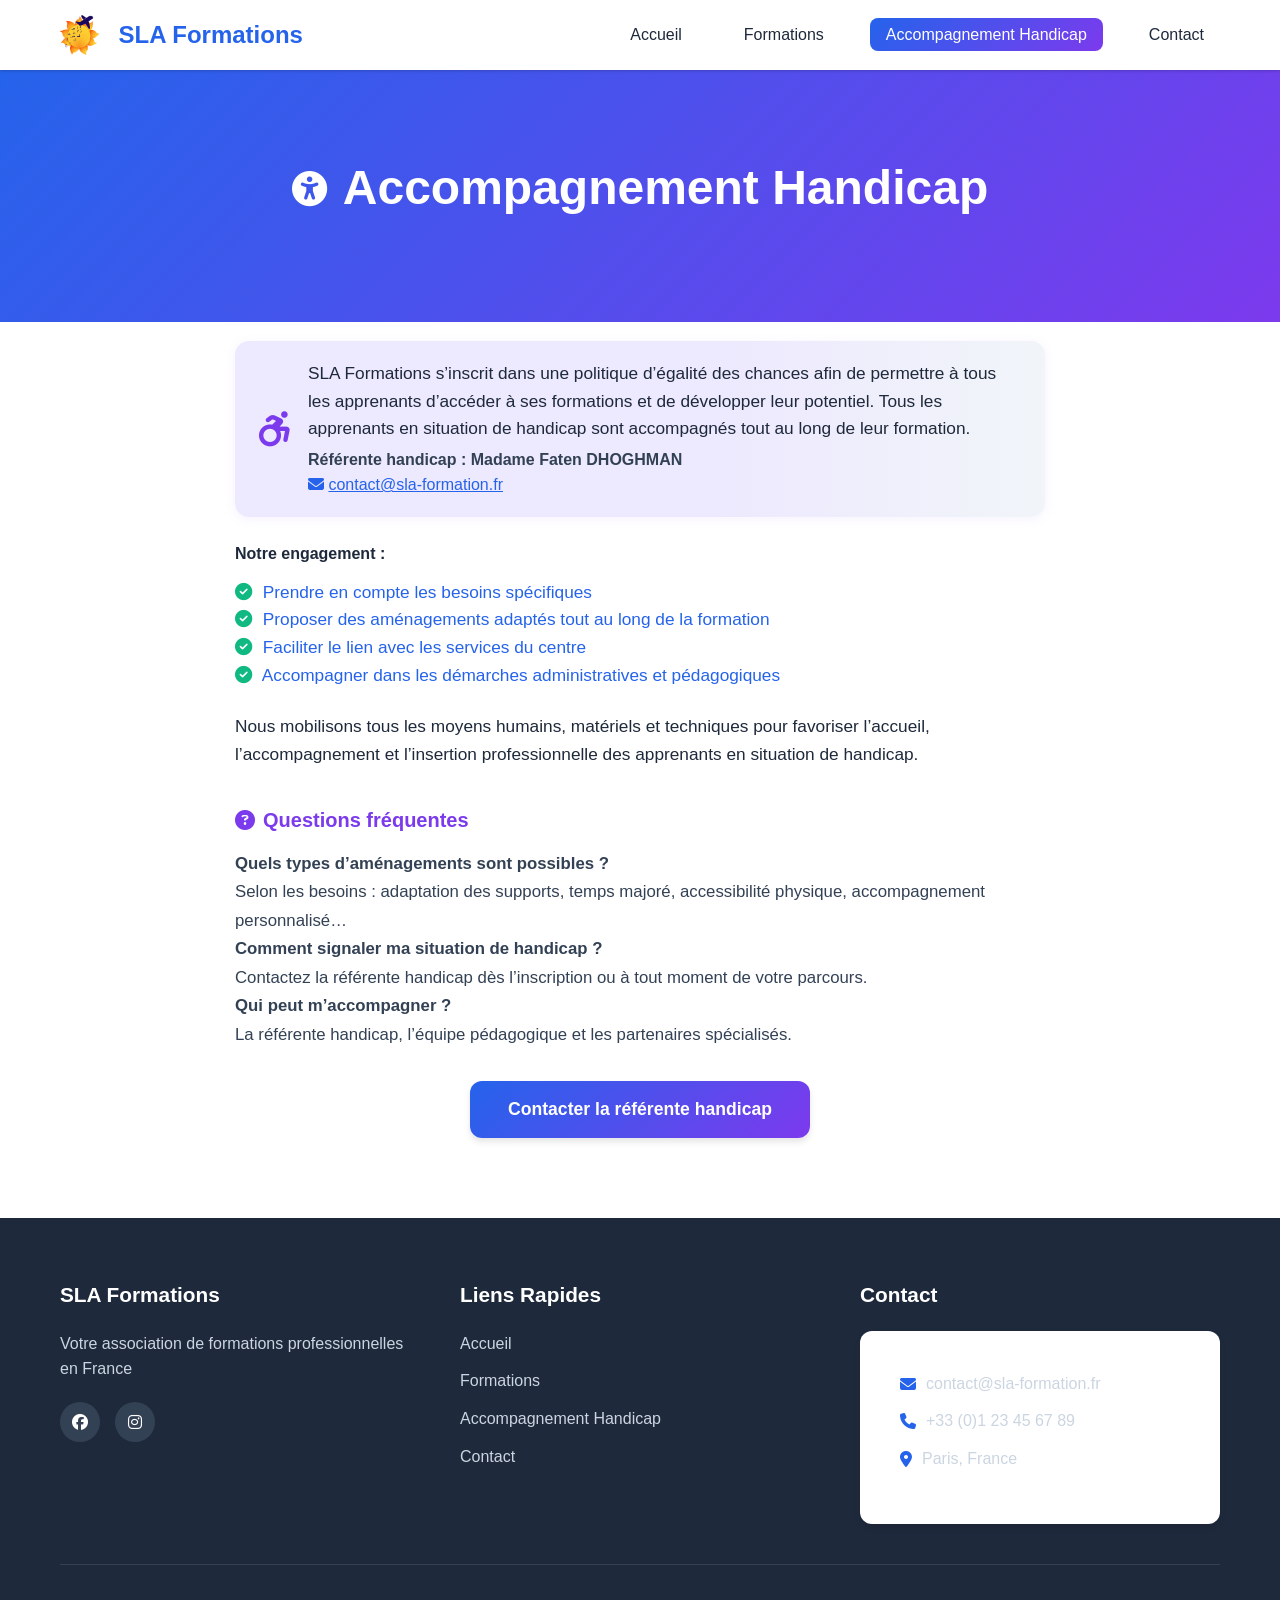
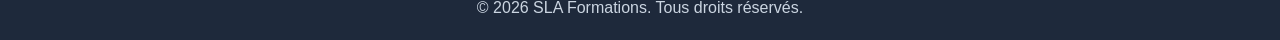
<file: accompagnement-handicap.html>
<!DOCTYPE html>
<html lang="fr">
<head>
    <meta charset="UTF-8">
    <meta name="viewport" content="width=device-width, initial-scale=1.0">
    <meta name="description" content="Accompagnement Handicap - SLA Formations">
    <title>Accompagnement Handicap | SLA Formations</title>
    <link rel="stylesheet" href="styles.css">
    <link rel="stylesheet" href="https://cdnjs.cloudflare.com/ajax/libs/font-awesome/6.4.0/css/all.min.css">
</head>
<body>
    <header>
        <nav class="navbar">
            <div class="container">
                <div class="logo">
                    <img src="images/sla_logo.png" alt="Logo SLA" style="height:40px; vertical-align:middle; margin-right:8px;">
                    <span>SLA Formations</span>
                </div>
                <button class="menu-toggle" id="menuToggle" aria-label="Menu">
                    <span></span>
                    <span></span>
                    <span></span>
                </button>
                <ul class="nav-menu" id="navMenu">
                    <li><a href="index.html">Accueil</a></li>
                    <li><a href="formations.html">Formations</a></li>
                    <li><a href="accompagnement-handicap.html" class="active">Accompagnement Handicap</a></li>
                    <li><a href="contact.html">Contact</a></li>
                </ul>
            </div>
        </nav>
    </header>
    <section class="page-header">
        <div class="container">
            <h1 style="display:flex;align-items:center;gap:16px;justify-content:center;">
                <i class="fa-solid fa-universal-access" style="color:white;font-size:2.2rem;"></i>
                Accompagnement Handicap
            </h1>
        </div>
    </section>
    <section class="about" style="padding-top: 0;">
        <div class="container" style="max-width: 850px;">
            <div class="accessibility-box" style="background:linear-gradient(90deg,#ede9fe 60%,#f1f5f9 100%);border-radius:14px;padding:1.2em 1.5em 1.2em 1.5em;box-shadow:0 2px 12px rgba(124,58,237,0.07);margin-bottom:1.5em;margin-top:1.2em;display:flex;align-items:center;gap:18px;">
                <i class="fa-solid fa-wheelchair-move" style="font-size:2.2rem;color:#7c3aed;"></i>
                <div>
                    <p style="font-size:1.08em;color:#1e293b;margin-bottom:0.2em;margin-top:0;">
                        SLA Formations s’inscrit dans une politique d’égalité des chances afin de permettre à tous les apprenants d’accéder à ses formations et de développer leur potentiel. Tous les apprenants en situation de handicap sont accompagnés tout au long de leur formation.
                    </p>
                    <p style="font-size:1em;color:#334155;margin:0;">
                        <strong>Référente handicap : Madame Faten DHOGHMAN</strong><br>
                        <i class="fa-solid fa-envelope" style="color:#2563eb;"></i> <a href="mailto:contact@sla-formation.fr" style="color:#2563eb;text-decoration:underline;">contact@sla-formation.fr</a>
                    </p>
                </div>
            </div>
            <div style="margin-bottom:1.5em;">
                <strong>Notre engagement :</strong>
                <ul style="margin-top:0.7em; margin-bottom:0.7em; color:#2563eb; font-size:1.08em;">
                    <li><i class="fa-solid fa-check-circle" style="color:#10b981;margin-right:6px;"></i> Prendre en compte les besoins spécifiques</li>
                    <li><i class="fa-solid fa-check-circle" style="color:#10b981;margin-right:6px;"></i> Proposer des aménagements adaptés tout au long de la formation</li>
                    <li><i class="fa-solid fa-check-circle" style="color:#10b981;margin-right:6px;"></i> Faciliter le lien avec les services du centre</li>
                    <li><i class="fa-solid fa-check-circle" style="color:#10b981;margin-right:6px;"></i> Accompagner dans les démarches administratives et pédagogiques</li>
                </ul>
            </div>
            <p style="font-size:1.08em; color:#1e293b;">
                Nous mobilisons tous les moyens humains, matériels et techniques pour favoriser l’accueil, l’accompagnement et l’insertion professionnelle des apprenants en situation de handicap.
            </p>

            <div class="faq-access" style="margin:2.2em 0 1.5em 0;">
                <h3 style="color:#7c3aed;font-size:1.25em;margin-bottom:0.7em;display:flex;align-items:center;gap:8px;"><i class="fa-solid fa-circle-question"></i> Questions fréquentes</h3>
                <ul style="color:#334155;font-size:1.05em;line-height:1.7;">
                    <li><strong>Quels types d’aménagements sont possibles ?</strong><br> Selon les besoins : adaptation des supports, temps majoré, accessibilité physique, accompagnement personnalisé…</li>
                    <li><strong>Comment signaler ma situation de handicap ?</strong><br> Contactez la référente handicap dès l’inscription ou à tout moment de votre parcours.</li>
                    <li><strong>Qui peut m’accompagner ?</strong><br> La référente handicap, l’équipe pédagogique et les partenaires spécialisés.</li>
                </ul>
            </div>
            <div style="text-align:center;margin-top:2em;">
                <a href="mailto:contact@sla-formation.fr" class="btn btn-primary" style="font-size:1.1em;padding:14px 38px;">Contacter la référente handicap</a>
            </div>
        </div>
    </section>
    <footer>
        <div class="container">
            <div class="footer-content">
                <div class="footer-section">
                    <h3>SLA Formations</h3>
                    <p>Votre association de formations professionnelles en France</p>
                    <div class="social-links">
                        <a href="#" aria-label="Facebook"><i class="fab fa-facebook"></i></a>
                        <a href="#" aria-label="Instagram"><i class="fab fa-instagram"></i></a>
                    </div>
                </div>
                <div class="footer-section">
                    <h3>Liens Rapides</h3>
                    <ul>
                        <li><a href="index.html">Accueil</a></li>
                        <li><a href="formations.html">Formations</a></li>
                        <li><a href="accompagnement-handicap.html">Accompagnement Handicap</a></li>
                        <li><a href="contact.html">Contact</a></li>
                    </ul>
                </div>
                <div class="footer-section">
                    <h3>Contact</h3>
                    <ul class="contact-info">
                        <li><i class="fas fa-envelope"></i> contact@sla-formation.fr</li>
                        <li><i class="fas fa-phone"></i> +33 (0)1 23 45 67 89</li>
                        <li><i class="fas fa-map-marker-alt"></i> Paris, France</li>
                    </ul>
                </div>
            </div>
            <div class="footer-bottom">
                <p>&copy; 2026 SLA Formations. Tous droits réservés.</p>
            </div>
        </div>
    </footer>
    <script src="script.js"></script>
</body>
</html>
</file>
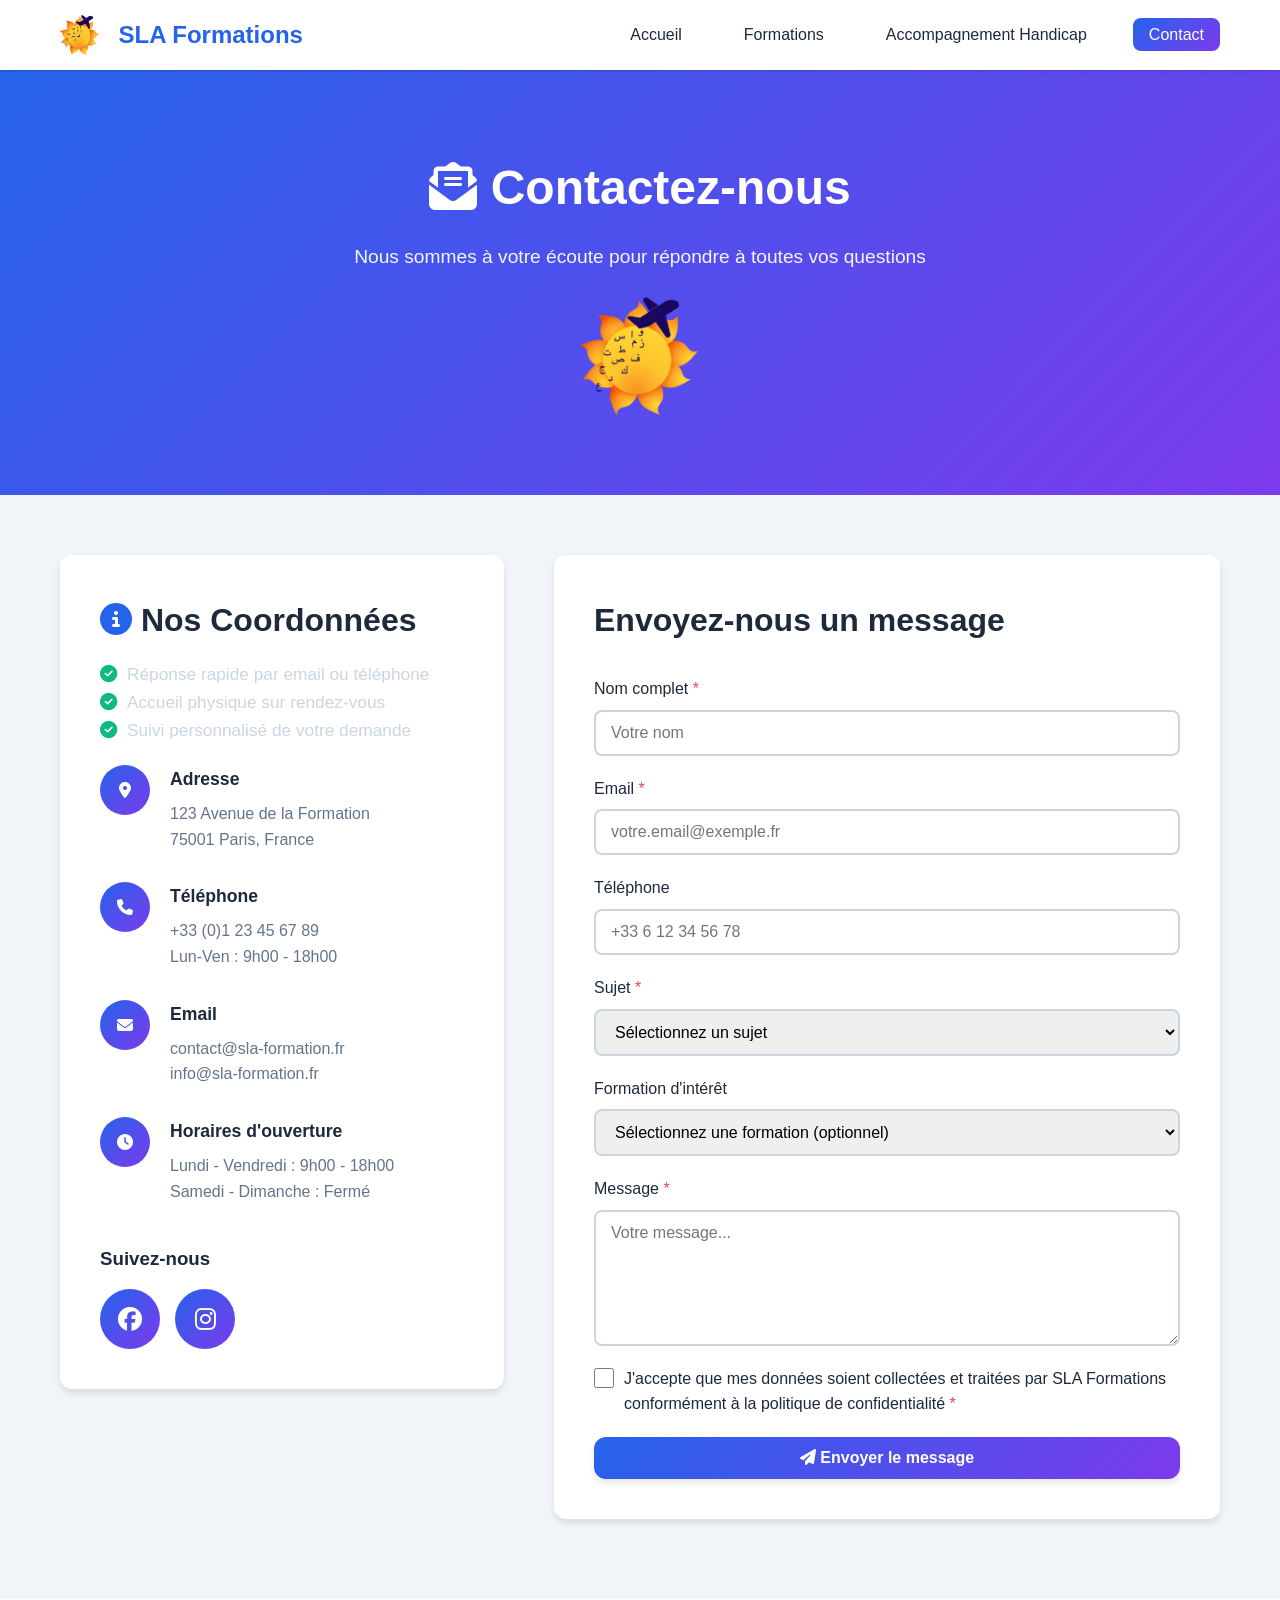
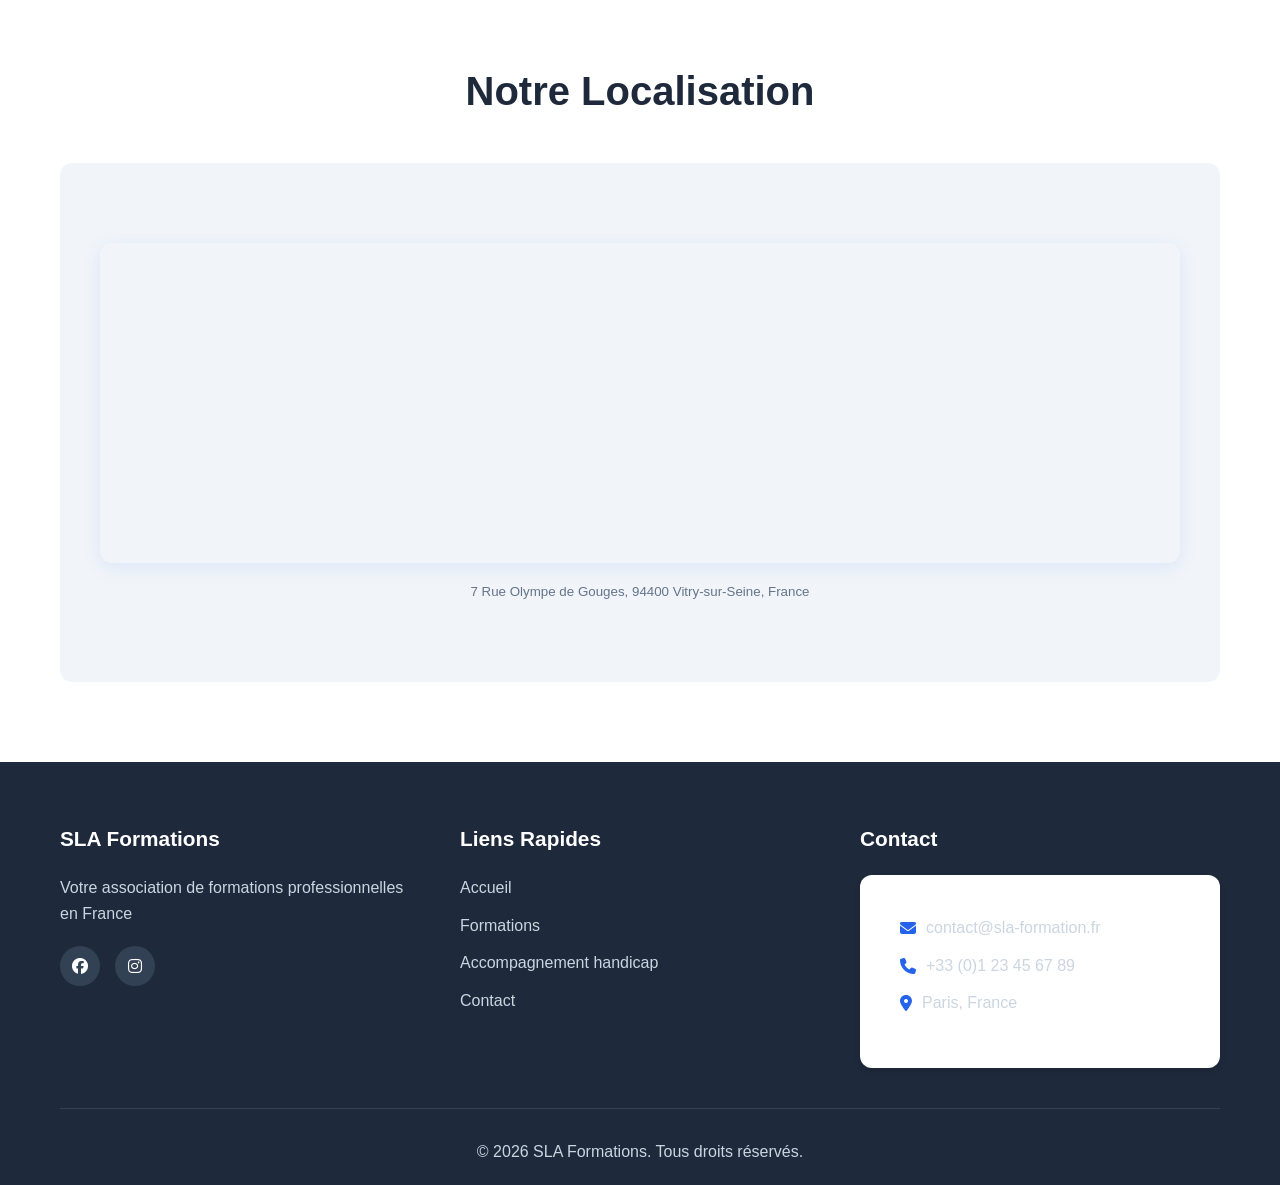
<file: contact.html>
<!DOCTYPE html>
<html lang="fr">
<head>
    <meta charset="UTF-8">
    <meta name="viewport" content="width=device-width, initial-scale=1.0">
    <meta name="description" content="Contactez SLA Formations pour plus d'informations">
    <title>Contact | SLA Formations</title>
    <link rel="stylesheet" href="styles.css">
    <link rel="stylesheet" href="https://cdnjs.cloudflare.com/ajax/libs/font-awesome/6.4.0/css/all.min.css">
</head>
<body>
    <!-- En-tête et Navigation -->
    <header>
        <nav class="navbar">
            <div class="container">
                <div class="logo">
                    <img src="images/sla_logo.png" alt="Logo SLA" style="height:40px; vertical-align:middle; margin-right:8px;">
                    <span>SLA Formations</span>
                </div>
                <button class="menu-toggle" id="menuToggle" aria-label="Menu">
                    <span></span>
                    <span></span>
                    <span></span>
                </button>
                <ul class="nav-menu" id="navMenu">
                    <li><a href="index.html">Accueil</a></li>
                    <li><a href="formations.html">Formations</a></li>
                    <li><a href="accompagnement-handicap.html">Accompagnement Handicap</a></li>
                    <li><a href="contact.html" class="active">Contact</a></li>
                </ul>
            </div>
        </nav>
    </header>

    <!-- En-tête de page -->
    <section class="page-header">
        <div class="container">
            <h1><i class="fas fa-envelope-open-text" style="color:#fff"></i> Contactez-nous</h1>
            <p>Nous sommes à votre écoute pour répondre à toutes vos questions</p>
            <img src="images/sla_logo.png" alt="Contact SLA Formations" style="max-width:120px; margin:1.5em auto 0 auto; display:block;">
        </div>
    </section>

    <!-- Section Contact -->
    <section class="contact-section">
        <div class="container">
            <div class="contact-wrapper">
                <!-- Informations de contact -->
                <div class="contact-info">
                    <h2><i class="fas fa-info-circle" style="color:#2563eb;"></i> Nos Coordonnées</h2>
                    <ul style="margin-bottom:1.2em; color:#1e293b; font-size:1.08em;">
                        <li><i class="fas fa-check-circle" style="color:#10b981;"></i> Réponse rapide par email ou téléphone</li>
                        <li><i class="fas fa-check-circle" style="color:#10b981;"></i> Accueil physique sur rendez-vous</li>
                        <li><i class="fas fa-check-circle" style="color:#10b981;"></i> Suivi personnalisé de votre demande</li>
                    </ul>
                    
                    <div class="contact-item">
                        <div class="contact-icon">
                            <i class="fas fa-map-marker-alt"></i>
                        </div>
                        <div class="contact-details">
                            <h3>Adresse</h3>
                            <p>123 Avenue de la Formation<br>75001 Paris, France</p>
                        </div>
                    </div>

                    <div class="contact-item">
                        <div class="contact-icon">
                            <i class="fas fa-phone"></i>
                        </div>
                        <div class="contact-details">
                            <h3>Téléphone</h3>
                            <p>+33 (0)1 23 45 67 89<br>Lun-Ven : 9h00 - 18h00</p>
                        </div>
                    </div>

                    <div class="contact-item">
                        <div class="contact-icon">
                            <i class="fas fa-envelope"></i>
                        </div>
                        <div class="contact-details">
                            <h3>Email</h3>
                            <p>contact@sla-formation.fr<br>info@sla-formation.fr</p>
                        </div>
                    </div>

                    <div class="contact-item">
                        <div class="contact-icon">
                            <i class="fas fa-clock"></i>
                        </div>
                        <div class="contact-details">
                            <h3>Horaires d'ouverture</h3>
                            <p>Lundi - Vendredi : 9h00 - 18h00<br>Samedi - Dimanche : Fermé</p>
                        </div>
                    </div>

                    <div class="social-media">
                        <h3>Suivez-nous</h3>
                        <div class="social-links-large">
                            <a href="#" aria-label="Facebook">
                                <i class="fab fa-facebook"></i>
                            </a>
                            <a href="#" aria-label="Instagram">
                                <i class="fab fa-instagram"></i>
                            </a>
                        </div>
                    </div>
                </div>

                <!-- Formulaire de contact -->
                <div class="contact-form-wrapper">
                    <h2>Envoyez-nous un message</h2>
                    <form id="contactForm" class="contact-form">
                        <div class="form-group">
                            <label for="name">Nom complet <span class="required">*</span></label>
                            <input type="text" id="name" name="name" required placeholder="Votre nom">
                        </div>

                        <div class="form-group">
                            <label for="email">Email <span class="required">*</span></label>
                            <input type="email" id="email" name="email" required placeholder="votre.email@exemple.fr">
                        </div>

                        <div class="form-group">
                            <label for="phone">Téléphone</label>
                            <input type="tel" id="phone" name="phone" placeholder="+33 6 12 34 56 78">
                        </div>

                        <div class="form-group">
                            <label for="subject">Sujet <span class="required">*</span></label>
                            <select id="subject" name="subject" required>
                                <option value="">Sélectionnez un sujet</option>
                                <option value="information">Demande d'information</option>
                                <option value="inscription">Inscription à une formation</option>
                                <option value="financement">Question sur le financement</option>
                                <option value="partenariat">Partenariat</option>
                                <option value="autre">Autre</option>
                            </select>
                        </div>

                        <div class="form-group">
                            <label for="formation">Formation d'intérêt</label>
                            <select id="formation" name="formation">
                                <option value="">Sélectionnez une formation (optionnel)</option>
                                <option value="dev-web">Développement Web</option>
                                <option value="data-science">Data Science & IA</option>
                                <option value="management">Management d'Équipe</option>
                                <option value="anglais">Anglais Professionnel</option>
                                <option value="marketing">Marketing Digital</option>
                                <option value="cybersecurite">Cybersécurité</option>
                                <option value="gestion-projet">Gestion de Projet</option>
                                <option value="commerce">Commerce & Vente</option>
                                <option value="espagnol">Espagnol des Affaires</option>
                            </select>
                        </div>

                        <div class="form-group">
                            <label for="message">Message <span class="required">*</span></label>
                            <textarea id="message" name="message" rows="6" required placeholder="Votre message..."></textarea>
                        </div>

                        <div class="form-group checkbox-group">
                            <input type="checkbox" id="consent" name="consent" required>
                            <label for="consent">
                                J'accepte que mes données soient collectées et traitées par SLA Formations 
                                conformément à la politique de confidentialité <span class="required">*</span>
                            </label>
                        </div>

                        <button type="submit" class="btn btn-primary">
                            <i class="fas fa-paper-plane"></i> Envoyer le message
                        </button>

                        <div id="formMessage" class="form-message"></div>
                    </form>
                </div>
            </div>
        </div>
    </section>

    <!-- Section Map (optionnel) -->
    <section class="map-section">
        <div class="container">
            <h2>Notre Localisation</h2>
            <div class="map-placeholder">
                <iframe
                    src="https://www.google.com/maps?q=7+Rue+Olympe+de+Gouges,+94400+Vitry-sur-Seine,+France&output=embed"
                    width="100%" height="320" style="border:0; border-radius:12px; box-shadow:0 4px 18px rgba(37,99,235,0.10);"
                    allowfullscreen=""
                    loading="lazy"
                    referrerpolicy="no-referrer-when-downgrade"
                    title="Localisation SLA Formations">
                </iframe>
                <small style="display:block; margin-top:10px; color:#64748b;">7 Rue Olympe de Gouges, 94400 Vitry-sur-Seine, France</small>
            </div>
        </div>
    </section>

    <!-- Pied de page -->
    <footer>
        <div class="container">
            <div class="footer-content">
                <div class="footer-section">
                    <h3>SLA Formations</h3>
                    <p>Votre association de formations professionnelles en France</p>
                    <div class="social-links">
                        <a href="#" aria-label="Facebook"><i class="fab fa-facebook"></i></a>
                        <a href="#" aria-label="Instagram"><i class="fab fa-instagram"></i></a>
                    </div>
                </div>
                <div class="footer-section">
                    <h3>Liens Rapides</h3>
                    <ul>
                        <li><a href="index.html">Accueil</a></li>
                        <li><a href="formations.html">Formations</a></li>
                        <li><a href="accompagnement-handicap.html">Accompagnement handicap</a></li>
                        <li><a href="contact.html">Contact</a></li>
                    </ul>
                </div>
                <div class="footer-section">
                    <h3>Contact</h3>
                    <ul class="contact-info">
                        <li><i class="fas fa-envelope"></i> contact@sla-formation.fr</li>
                        <li><i class="fas fa-phone"></i> +33 (0)1 23 45 67 89</li>
                        <li><i class="fas fa-map-marker-alt"></i> Paris, France</li>
                    </ul>
                </div>
            </div>
            <div class="footer-bottom">
                <p>&copy; 2026 SLA Formations. Tous droits réservés.</p>
            </div>
        </div>
    </footer>

    <script src="script.js"></script>
</body>
</html>
</file>
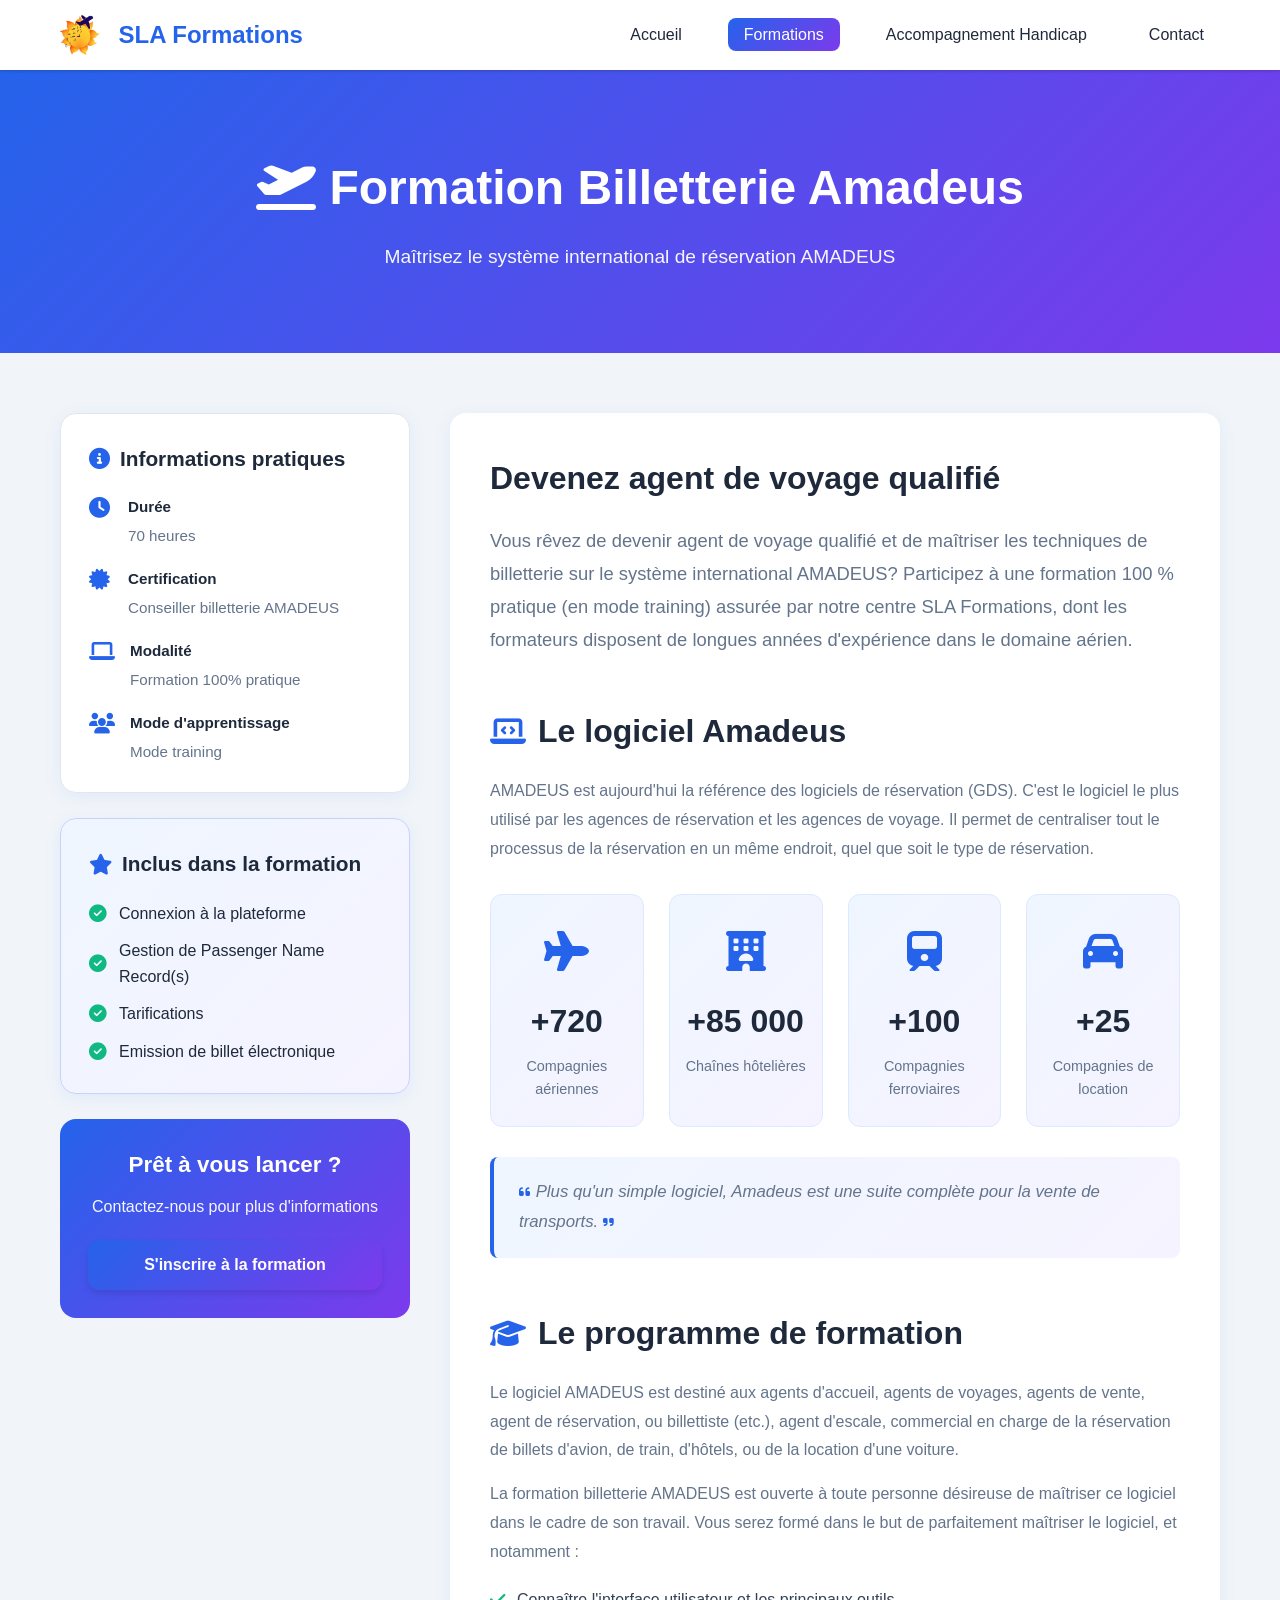
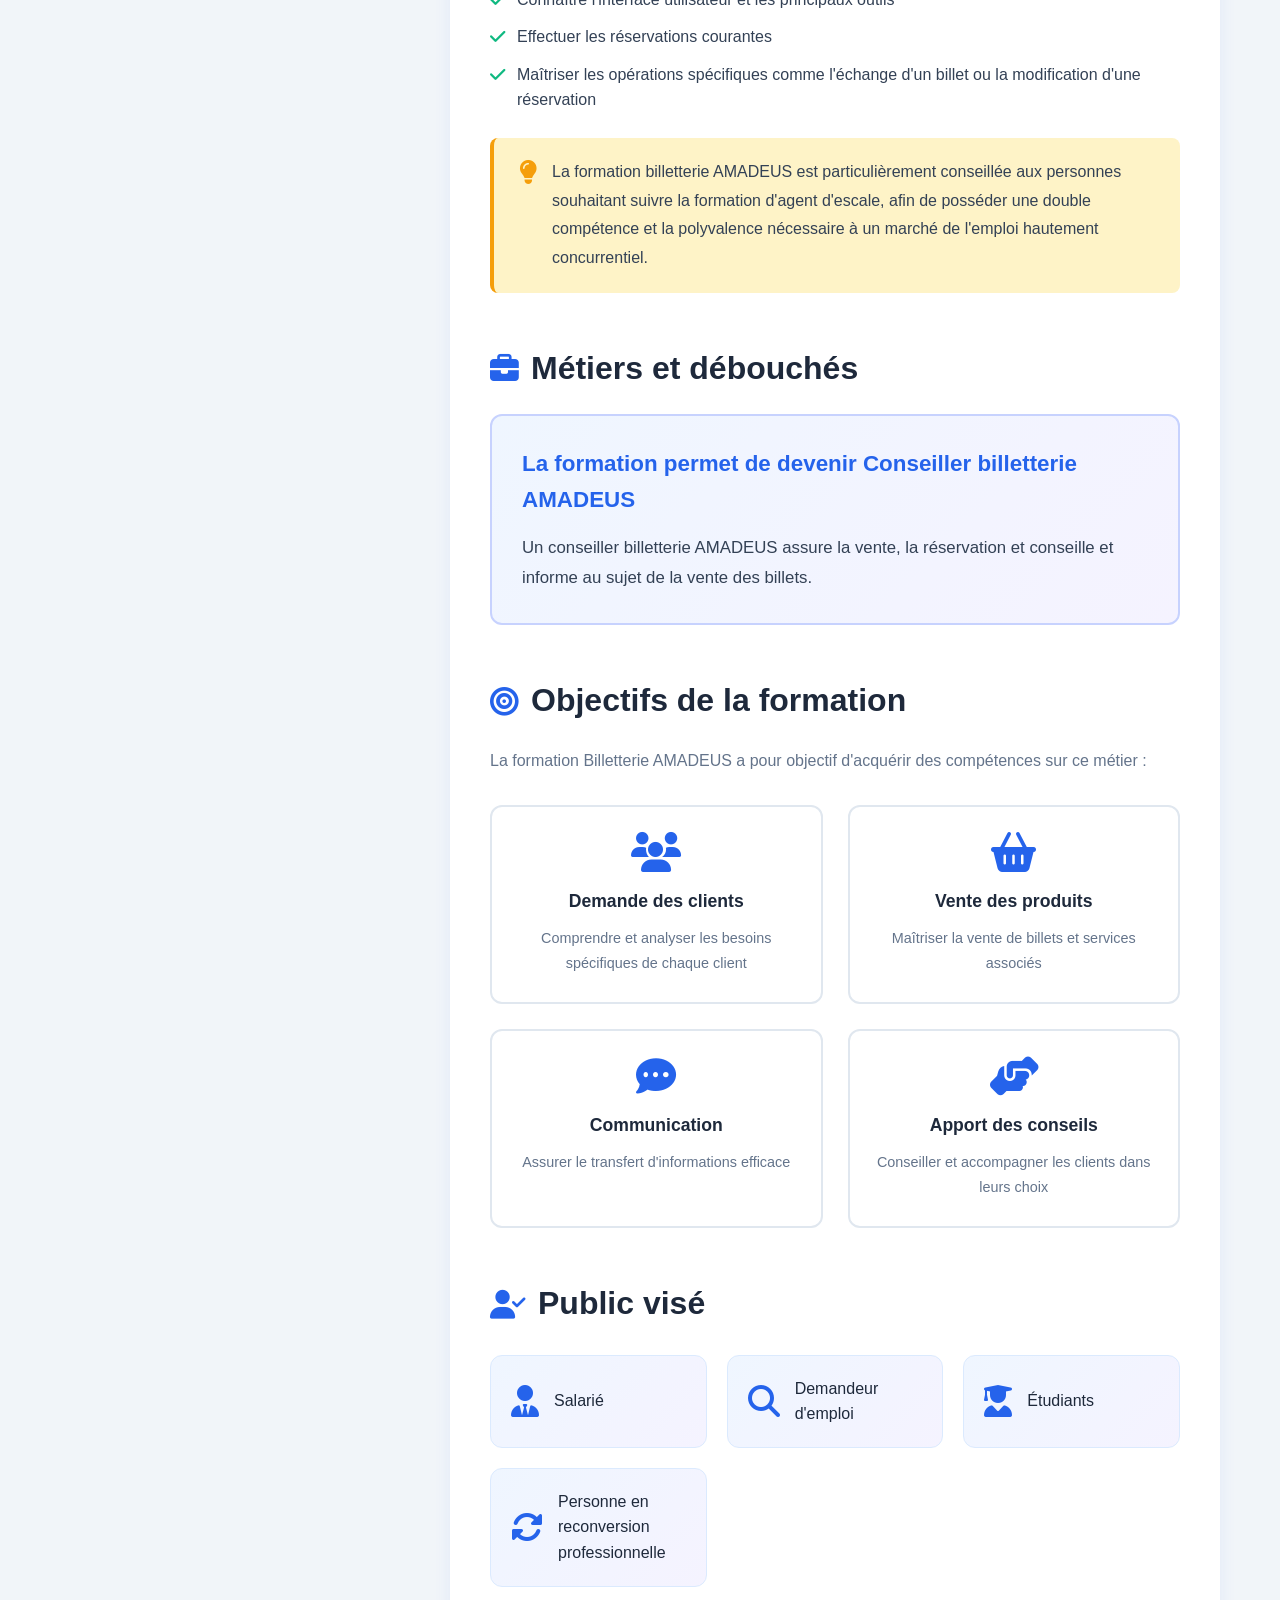
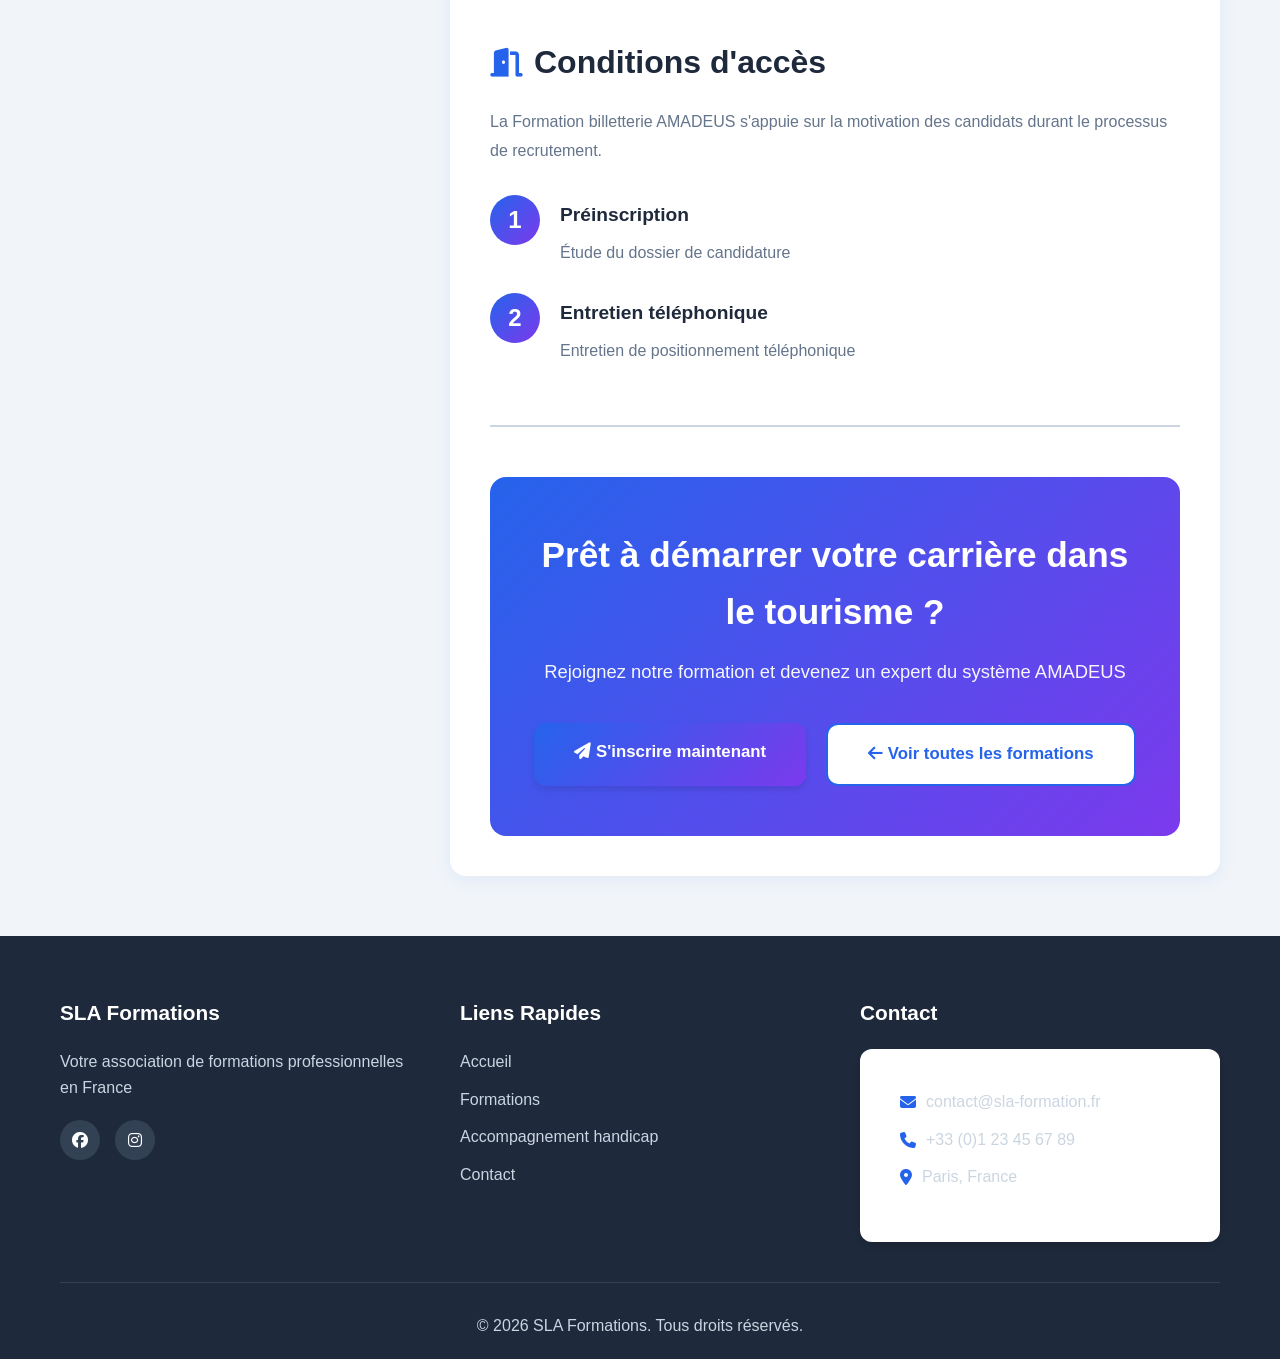
<file: formation-amadeus.html>
<!DOCTYPE html>
<html lang="fr">
<head>
    <meta charset="UTF-8">
    <meta name="viewport" content="width=device-width, initial-scale=1.0">
    <meta name="description" content="Formation billetterie Amadeus - Devenez conseiller billetterie qualifié">
    <title>Formation Billetterie Amadeus | SLA Formations</title>
    <link rel="stylesheet" href="styles.css">
    <link rel="stylesheet" href="https://cdnjs.cloudflare.com/ajax/libs/font-awesome/6.4.0/css/all.min.css">
</head>
<body>
    <!-- En-tête et Navigation -->
    <header>
        <nav class="navbar">
            <div class="container">
                <div class="logo">
                    <img src="images/sla_logo.png" alt="Logo SLA" style="height:40px; vertical-align:middle; margin-right:8px;">
                    <span>SLA Formations</span>
                </div>
                <button class="menu-toggle" id="menuToggle" aria-label="Menu">
                    <span></span>
                    <span></span>
                    <span></span>
                </button>
                <ul class="nav-menu" id="navMenu">
                    <li><a href="index.html">Accueil</a></li>
                    <li><a href="formations.html" class="active">Formations</a></li>
                    <li><a href="accompagnement-handicap.html">Accompagnement Handicap</a></li>
                    <li><a href="contact.html">Contact</a></li>
                </ul>
            </div>
        </nav>
    </header>

    <!-- En-tête de page -->
    <section class="page-header">
        <div class="container">
            <h1><i class="fas fa-plane-departure"></i> Formation Billetterie Amadeus</h1>
            <p>Maîtrisez le système international de réservation AMADEUS</p>
        </div>
    </section>

    <!-- Contenu principal -->
    <section class="formation-detail">
        <div class="container">
            <div class="formation-content">
                <!-- Barre latérale d'informations -->
                <aside class="formation-sidebar">
                    <div class="info-card">
                        <h3><i class="fas fa-info-circle"></i> Informations pratiques</h3>
                        <ul class="info-list">
                            <li>
                                <i class="fas fa-clock"></i>
                                <div>
                                    <strong>Durée</strong>
                                    <span>70 heures</span>
                                </div>
                            </li>
                            <li>
                                <i class="fas fa-certificate"></i>
                                <div>
                                    <strong>Certification</strong>
                                    <span>Conseiller billetterie AMADEUS</span>
                                </div>
                            </li>
                            <li>
                                <i class="fas fa-laptop"></i>
                                <div>
                                    <strong>Modalité</strong>
                                    <span>Formation 100% pratique</span>
                                </div>
                            </li>
                            <li>
                                <i class="fas fa-users"></i>
                                <div>
                                    <strong>Mode d'apprentissage</strong>
                                    <span>Mode training</span>
                                </div>
                            </li>
                        </ul>
                    </div>

                    <div class="info-card highlight-card">
                        <h3><i class="fas fa-star"></i> Inclus dans la formation</h3>
                        <ul class="included-list">
                            <li><i class="fas fa-check-circle"></i> Connexion à la plateforme</li>
                            <li><i class="fas fa-check-circle"></i> Gestion de Passenger Name Record(s)</li>
                            <li><i class="fas fa-check-circle"></i> Tarifications</li>
                            <li><i class="fas fa-check-circle"></i> Emission de billet électronique</li>
                        </ul>
                    </div>

                    <div class="cta-card">
                        <h3>Prêt à vous lancer ?</h3>
                        <p>Contactez-nous pour plus d'informations</p>
                        <a href="contact.html" class="btn btn-primary btn-block">S'inscrire à la formation</a>
                    </div>
                </aside>

                <!-- Contenu principal -->
                <div class="formation-main">
                    <!-- Introduction -->
                    <div class="content-section">
                        <h2>Devenez agent de voyage qualifié</h2>
                        <p class="lead">
                            Vous rêvez de devenir agent de voyage qualifié et de maîtriser les techniques de billetterie sur le système international AMADEUS? Participez à une formation 100 % pratique (en mode training) assurée par notre centre SLA Formations, dont les formateurs disposent de longues années d'expérience dans le domaine aérien.
                        </p>
                    </div>

                    <!-- Le logiciel Amadeus -->
                    <div class="content-section">
                        <h2><i class="fas fa-laptop-code"></i> Le logiciel Amadeus</h2>
                        <p>
                            AMADEUS est aujourd'hui la référence des logiciels de réservation (GDS). C'est le logiciel le plus utilisé par les agences de réservation et les agences de voyage. Il permet de centraliser tout le processus de la réservation en un même endroit, quel que soit le type de réservation.
                        </p>
                        <div class="amadeus-stats">
                            <div class="stat-item">
                                <div class="stat-icon"><i class="fas fa-plane"></i></div>
                                <div class="stat-number">+720</div>
                                <div class="stat-label">Compagnies aériennes</div>
                            </div>
                            <div class="stat-item">
                                <div class="stat-icon"><i class="fas fa-hotel"></i></div>
                                <div class="stat-number">+85 000</div>
                                <div class="stat-label">Chaînes hôtelières</div>
                            </div>
                            <div class="stat-item">
                                <div class="stat-icon"><i class="fas fa-train"></i></div>
                                <div class="stat-number">+100</div>
                                <div class="stat-label">Compagnies ferroviaires</div>
                            </div>
                            <div class="stat-item">
                                <div class="stat-icon"><i class="fas fa-car"></i></div>
                                <div class="stat-number">+25</div>
                                <div class="stat-label">Compagnies de location</div>
                            </div>
                        </div>
                        <p class="highlight-text">
                            <i class="fas fa-quote-left"></i>
                            Plus qu'un simple logiciel, Amadeus est une suite complète pour la vente de transports.
                            <i class="fas fa-quote-right"></i>
                        </p>
                    </div>

                    <!-- Programme de formation -->
                    <div class="content-section">
                        <h2><i class="fas fa-graduation-cap"></i> Le programme de formation</h2>
                        <p>
                            Le logiciel AMADEUS est destiné aux agents d'accueil, agents de voyages, agents de vente, agent de réservation, ou billettiste (etc.), agent d'escale, commercial en charge de la réservation de billets d'avion, de train, d'hôtels, ou de la location d'une voiture.
                        </p>
                        <p>
                            La formation billetterie AMADEUS est ouverte à toute personne désireuse de maîtriser ce logiciel dans le cadre de son travail. Vous serez formé dans le but de parfaitement maîtriser le logiciel, et notamment :
                        </p>
                        <ul class="program-list">
                            <li><i class="fas fa-check"></i> Connaître l'interface utilisateur et les principaux outils</li>
                            <li><i class="fas fa-check"></i> Effectuer les réservations courantes</li>
                            <li><i class="fas fa-check"></i> Maîtriser les opérations spécifiques comme l'échange d'un billet ou la modification d'une réservation</li>
                        </ul>
                        <div class="info-box">
                            <i class="fas fa-lightbulb"></i>
                            <p>
                                La formation billetterie AMADEUS est particulièrement conseillée aux personnes souhaitant suivre la formation d'agent d'escale, afin de posséder une double compétence et la polyvalence nécessaire à un marché de l'emploi hautement concurrentiel.
                            </p>
                        </div>
                    </div>

                    <!-- Métiers et débouchés -->
                    <div class="content-section">
                        <h2><i class="fas fa-briefcase"></i> Métiers et débouchés</h2>
                        <div class="career-box">
                            <h3>La formation permet de devenir Conseiller billetterie AMADEUS</h3>
                            <p>
                                Un conseiller billetterie AMADEUS assure la vente, la réservation et conseille et informe au sujet de la vente des billets.
                            </p>
                        </div>
                    </div>

                    <!-- Objectifs de la formation -->
                    <div class="content-section">
                        <h2><i class="fas fa-bullseye"></i> Objectifs de la formation</h2>
                        <p>La formation Billetterie AMADEUS a pour objectif d'acquérir des compétences sur ce métier :</p>
                        <div class="objectives-grid">
                            <div class="objective-card">
                                <i class="fas fa-users"></i>
                                <h4>Demande des clients</h4>
                                <p>Comprendre et analyser les besoins spécifiques de chaque client</p>
                            </div>
                            <div class="objective-card">
                                <i class="fas fa-shopping-basket"></i>
                                <h4>Vente des produits</h4>
                                <p>Maîtriser la vente de billets et services associés</p>
                            </div>
                            <div class="objective-card">
                                <i class="fas fa-comment-dots"></i>
                                <h4>Communication</h4>
                                <p>Assurer le transfert d'informations efficace</p>
                            </div>
                            <div class="objective-card">
                                <i class="fas fa-hands-helping"></i>
                                <h4>Apport des conseils</h4>
                                <p>Conseiller et accompagner les clients dans leurs choix</p>
                            </div>
                        </div>
                    </div>

                    <!-- Public visé -->
                    <div class="content-section">
                        <h2><i class="fas fa-user-check"></i> Public visé</h2>
                        <div class="audience-grid">
                            <div class="audience-item">
                                <i class="fas fa-user-tie"></i>
                                <span>Salarié</span>
                            </div>
                            <div class="audience-item">
                                <i class="fas fa-search"></i>
                                <span>Demandeur d'emploi</span>
                            </div>
                            <div class="audience-item">
                                <i class="fas fa-user-graduate"></i>
                                <span>Étudiants</span>
                            </div>
                            <div class="audience-item">
                                <i class="fas fa-sync-alt"></i>
                                <span>Personne en reconversion professionnelle</span>
                            </div>
                        </div>
                    </div>

                    <!-- Conditions d'accès -->
                    <div class="content-section">
                        <h2><i class="fas fa-door-open"></i> Conditions d'accès</h2>
                        <p>La Formation billetterie AMADEUS s'appuie sur la motivation des candidats durant le processus de recrutement.</p>
                        <div class="process-steps">
                            <div class="step">
                                <div class="step-number">1</div>
                                <div class="step-content">
                                    <h4>Préinscription</h4>
                                    <p>Étude du dossier de candidature</p>
                                </div>
                            </div>
                            <div class="step">
                                <div class="step-number">2</div>
                                <div class="step-content">
                                    <h4>Entretien téléphonique</h4>
                                    <p>Entretien de positionnement téléphonique</p>
                                </div>
                            </div>
                        </div>
                    </div>

                    <!-- Call to Action final -->
                    <div class="content-section cta-section">
                        <div class="final-cta">
                            <h2>Prêt à démarrer votre carrière dans le tourisme ?</h2>
                            <p>Rejoignez notre formation et devenez un expert du système AMADEUS</p>
                            <div class="cta-buttons">
                                <a href="contact.html" class="btn btn-primary btn-large"><i class="fas fa-paper-plane"></i> S'inscrire maintenant</a>
                                <a href="formations.html" class="btn btn-secondary btn-large"><i class="fas fa-arrow-left"></i> Voir toutes les formations</a>
                            </div>
                        </div>
                    </div>
                </div>
            </div>
        </div>
    </section>

    <!-- Pied de page -->
    <footer>
        <div class="container">
            <div class="footer-content">
                <div class="footer-section">
                    <h3>SLA Formations</h3>
                    <p>Votre association de formations professionnelles en France</p>
                    <div class="social-links">
                        <a href="#" aria-label="Facebook"><i class="fab fa-facebook"></i></a>
                        <a href="#" aria-label="Instagram"><i class="fab fa-instagram"></i></a>
                    </div>
                </div>
                <div class="footer-section">
                    <h3>Liens Rapides</h3>
                    <ul>
                        <li><a href="index.html">Accueil</a></li>
                        <li><a href="formations.html">Formations</a></li>
                        <li><a href="accompagnement-handicap.html">Accompagnement handicap</a></li>
                        <li><a href="contact.html">Contact</a></li>
                    </ul>
                </div>
                <div class="footer-section">
                    <h3>Contact</h3>
                    <ul class="contact-info">
                        <li><i class="fas fa-envelope"></i> contact@sla-formation.fr</li>
                        <li><i class="fas fa-phone"></i> +33 (0)1 23 45 67 89</li>
                        <li><i class="fas fa-map-marker-alt"></i> Paris, France</li>
                    </ul>
                </div>
            </div>
            <div class="footer-bottom">
                <p>&copy; 2026 SLA Formations. Tous droits réservés.</p>
            </div>
        </div>
    </footer>

    <script src="script.js"></script>
</body>
</html>
</file>
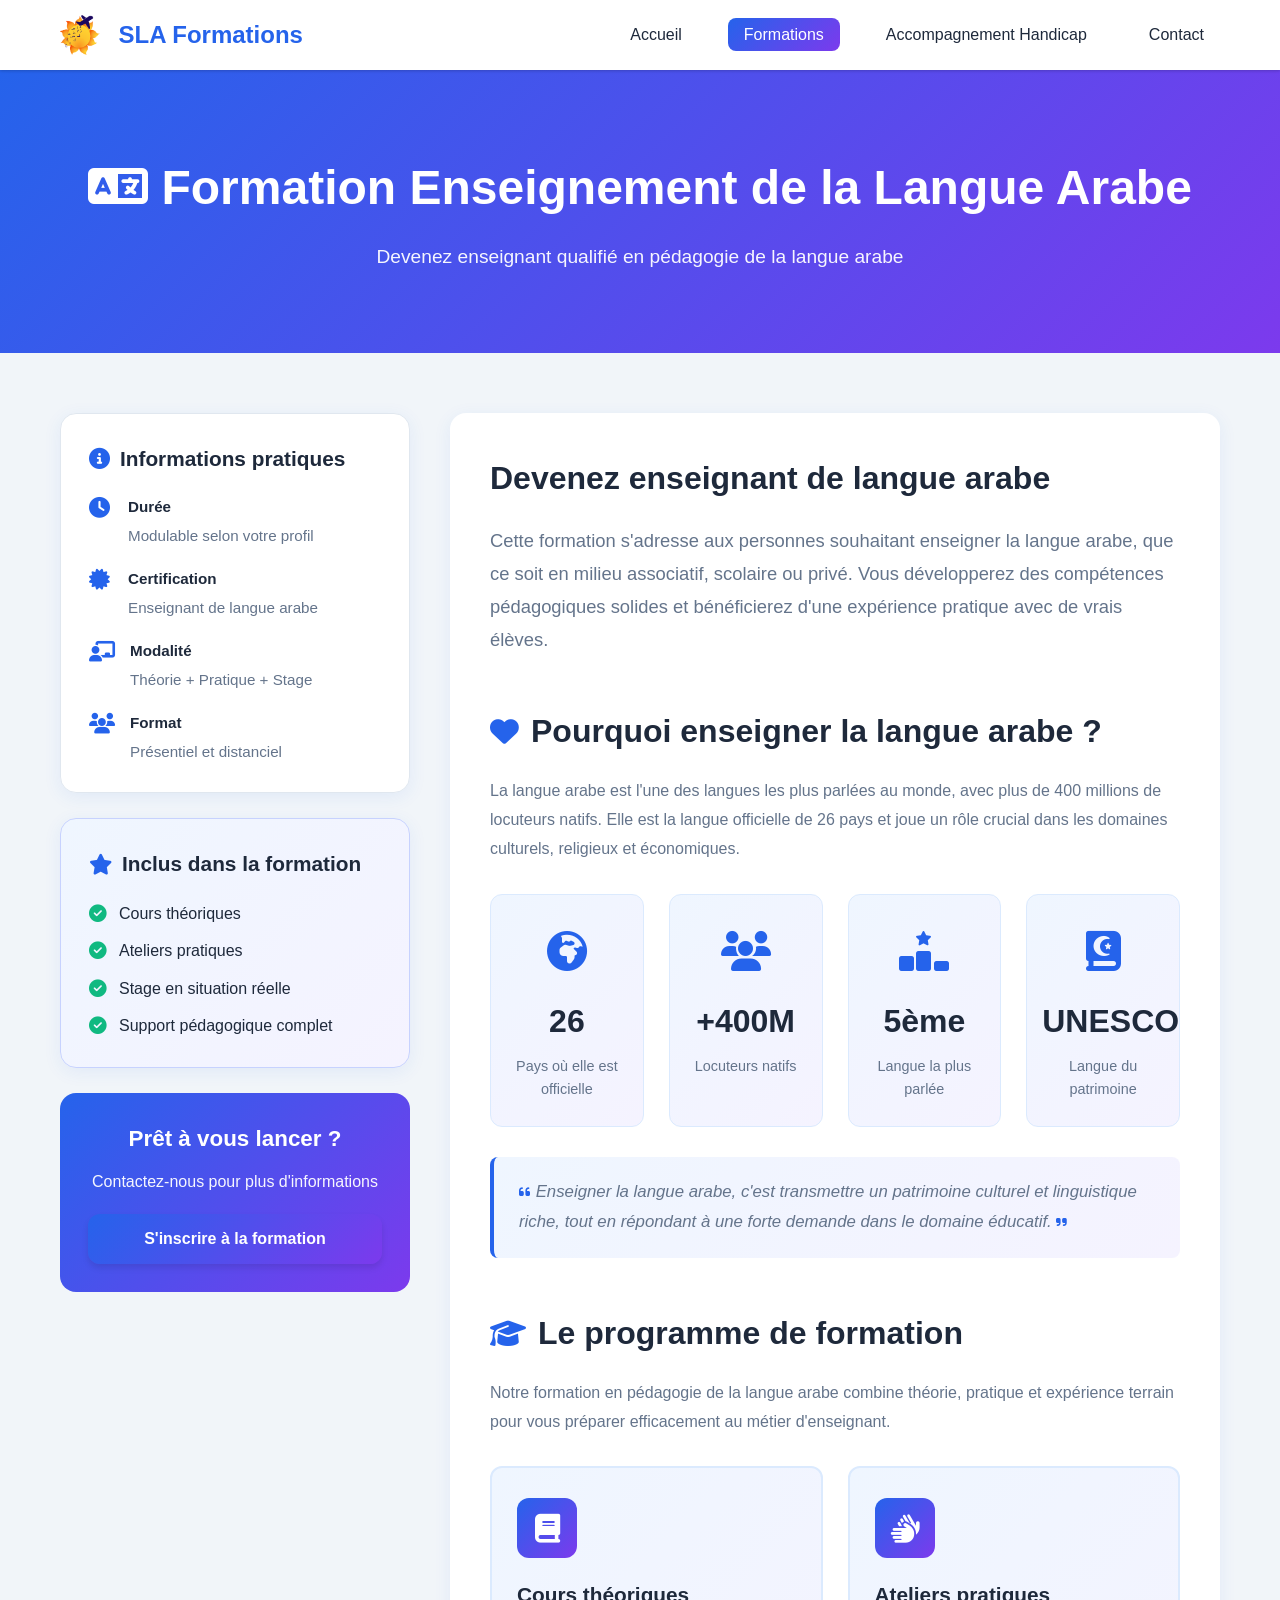
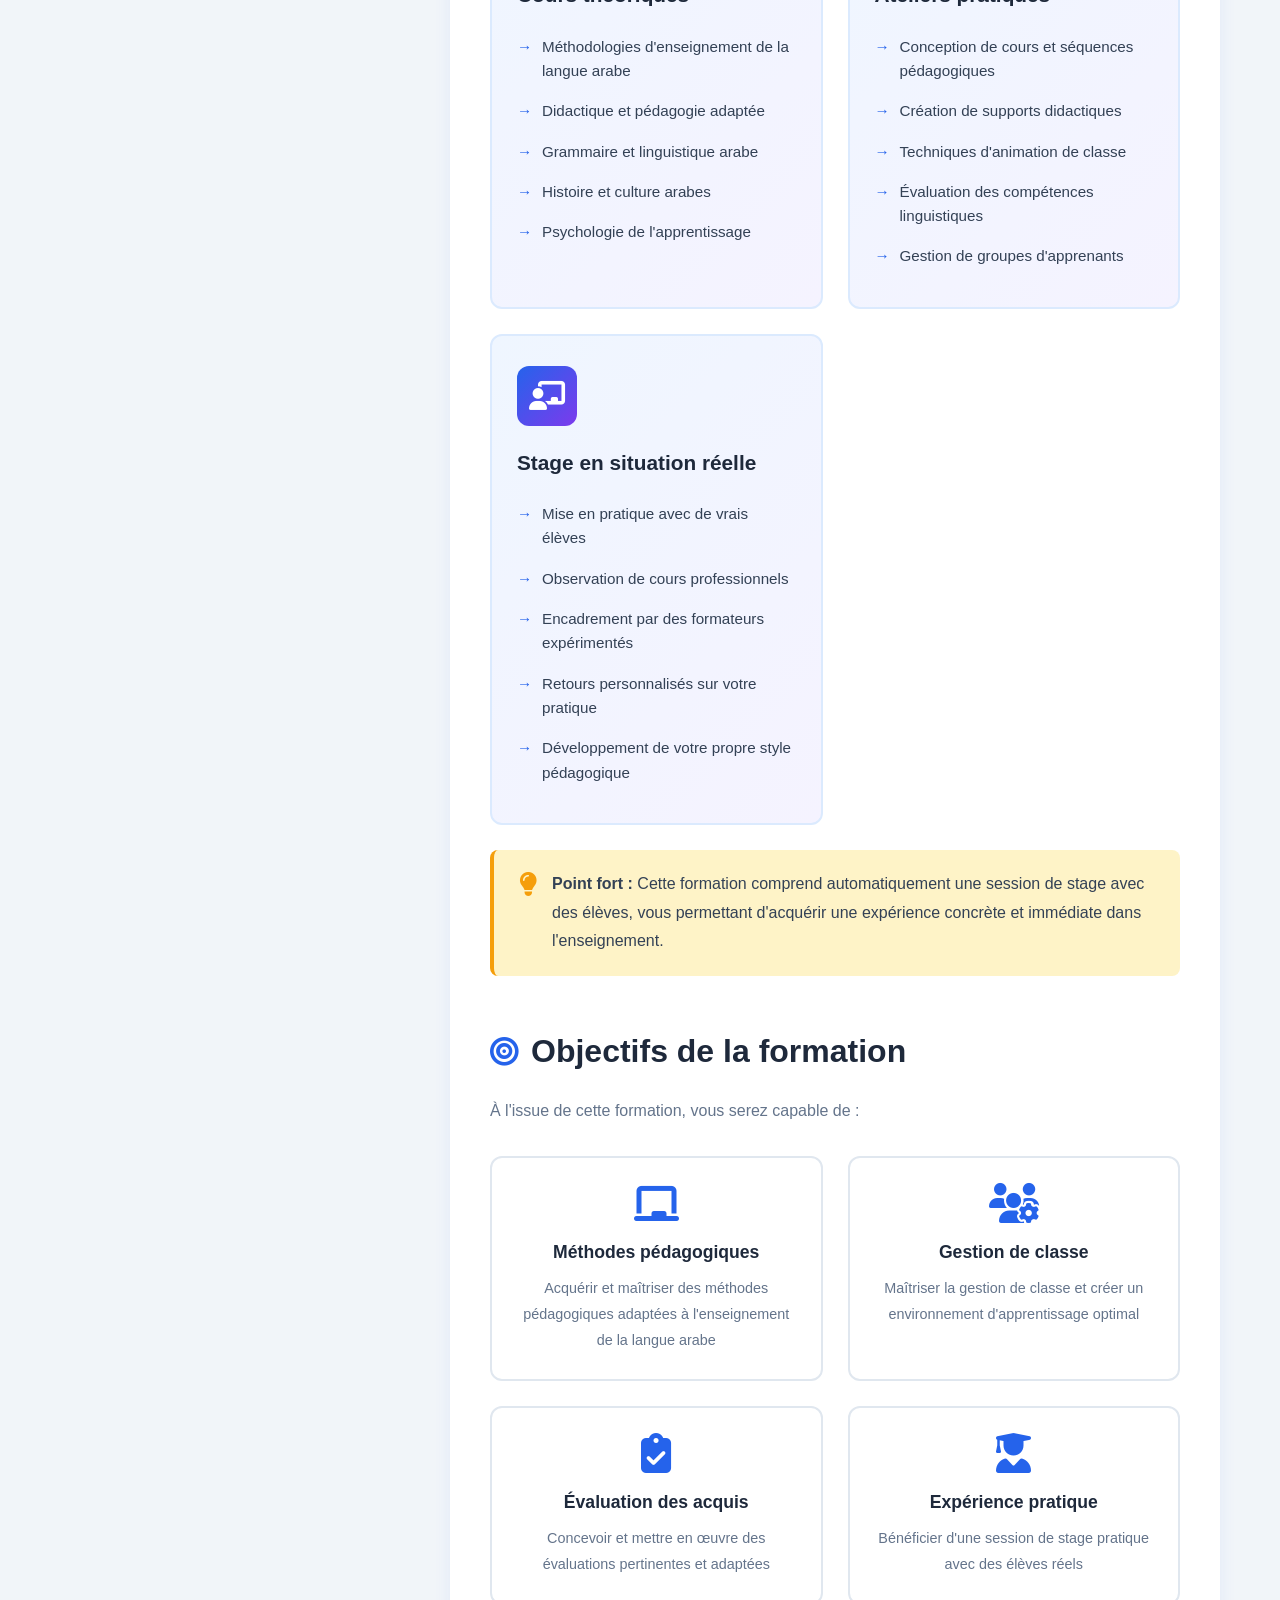
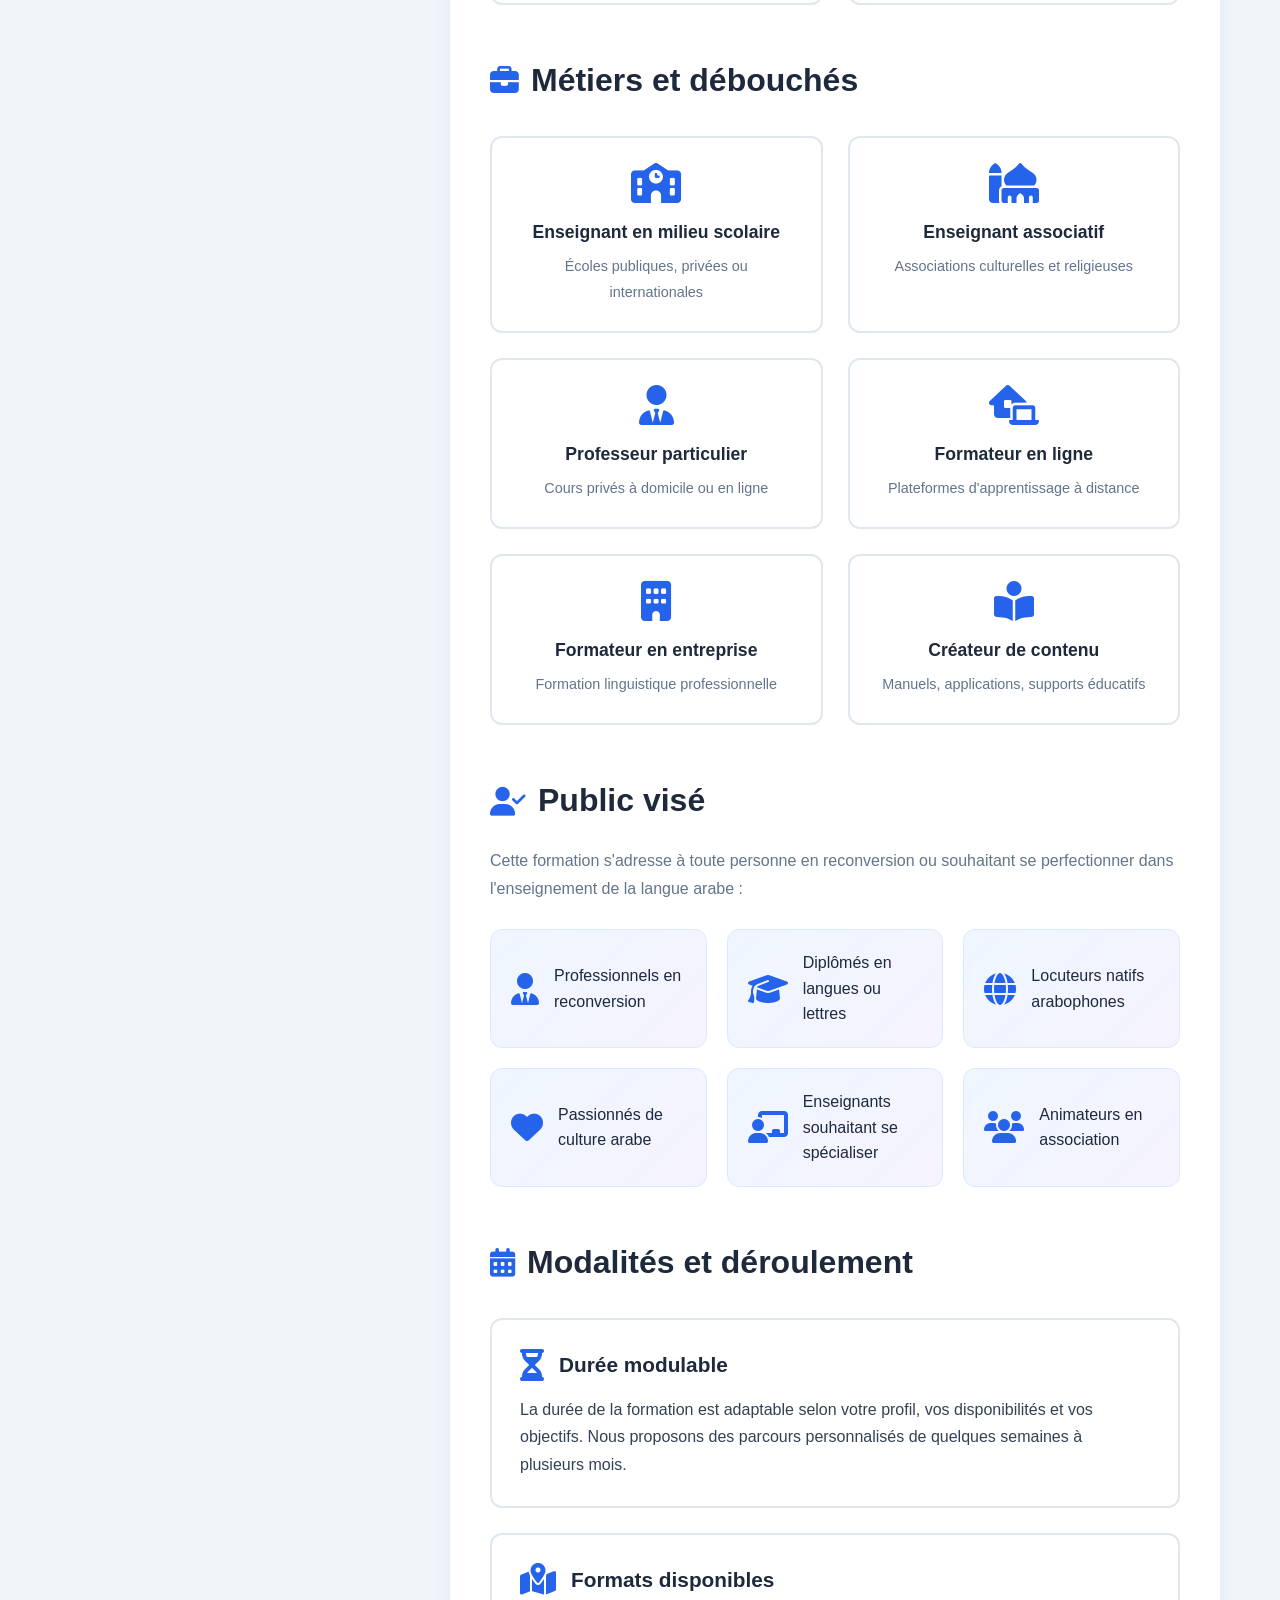
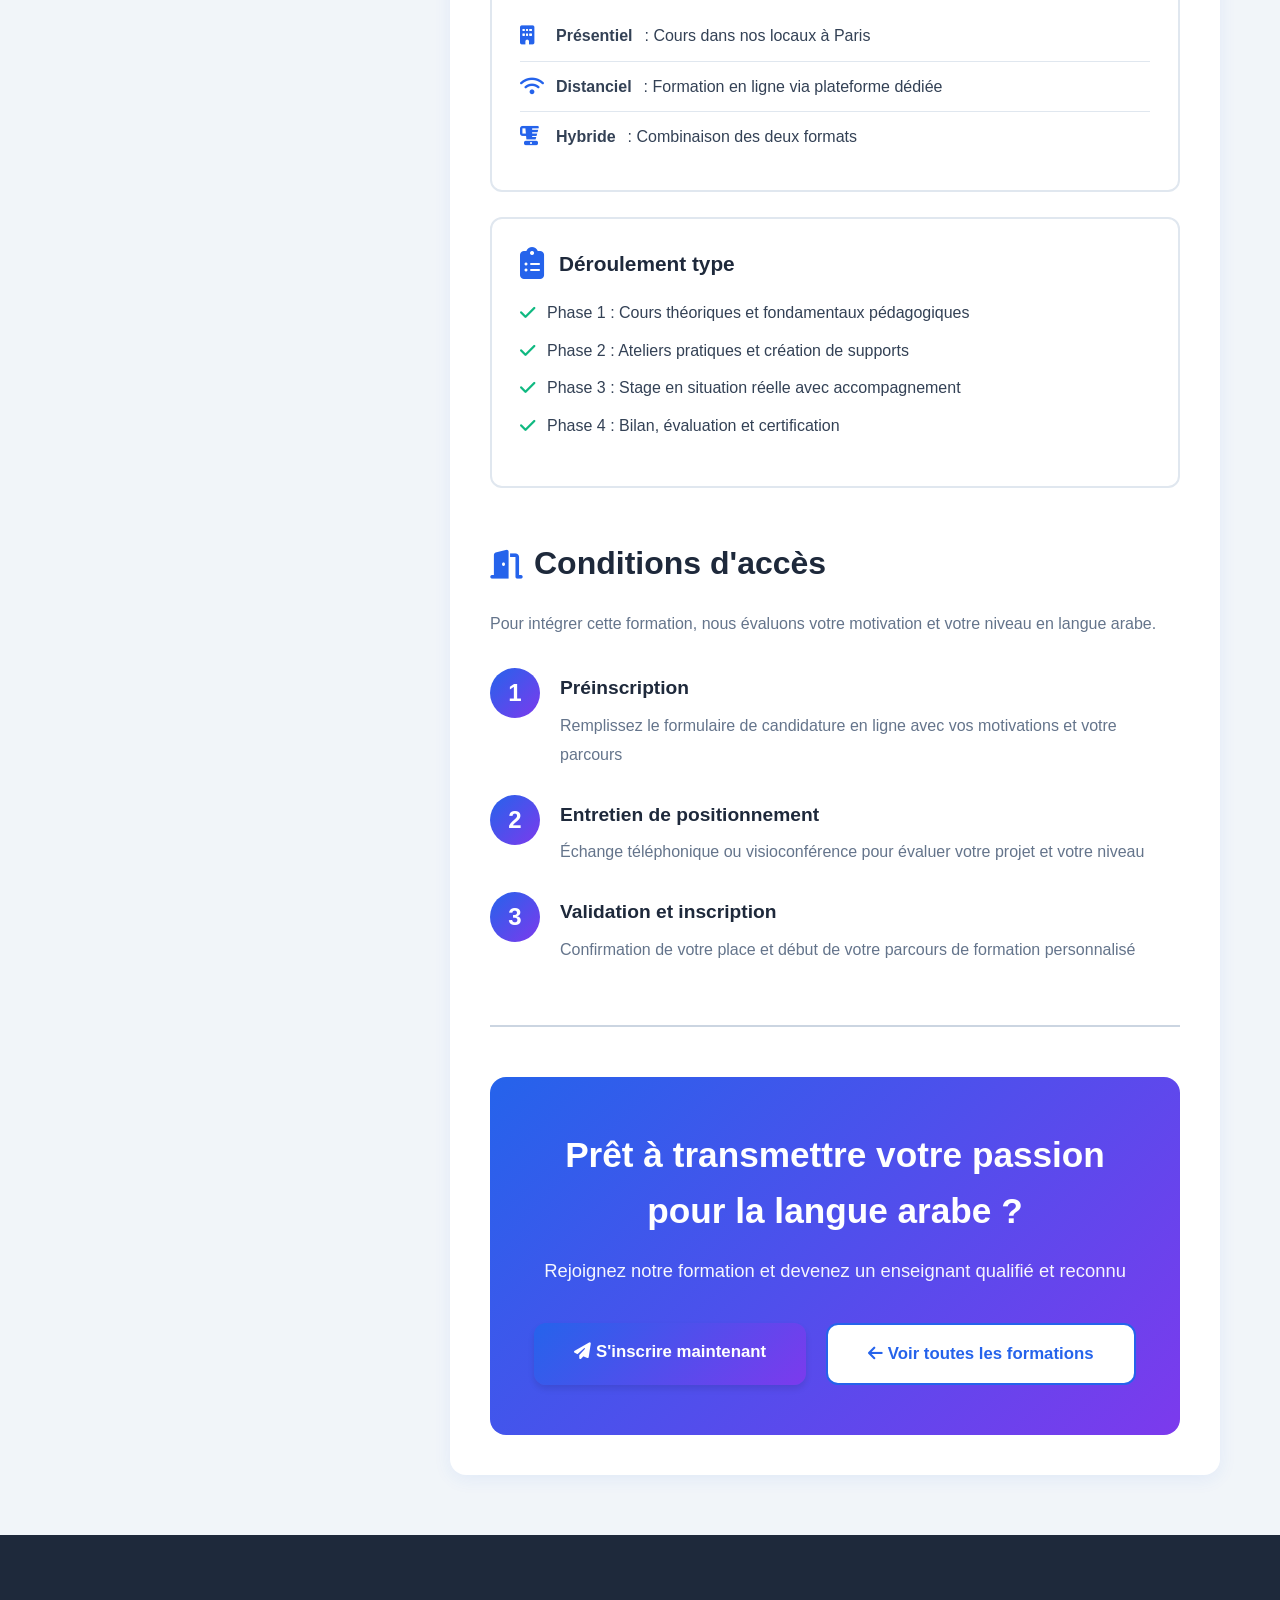
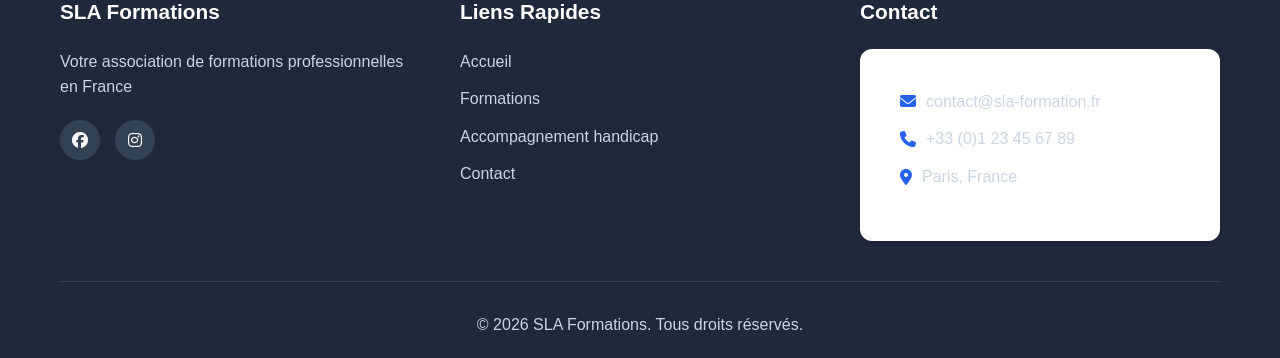
<file: formation-arabe.html>
<!DOCTYPE html>
<html lang="fr">
<head>
    <meta charset="UTF-8">
    <meta name="viewport" content="width=device-width, initial-scale=1.0">
    <meta name="description" content="Formation Enseignement de la Langue Arabe - Devenez enseignant qualifié">
    <title>Formation Enseignement Langue Arabe | SLA Formations</title>
    <link rel="stylesheet" href="styles.css">
    <link rel="stylesheet" href="https://cdnjs.cloudflare.com/ajax/libs/font-awesome/6.4.0/css/all.min.css">
</head>
<body>
    <!-- En-tête et Navigation -->
    <header>
        <nav class="navbar">
            <div class="container">
                <div class="logo">
                    <img src="images/sla_logo.png" alt="Logo SLA" style="height:40px; vertical-align:middle; margin-right:8px;">
                    <span>SLA Formations</span>
                </div>
                <button class="menu-toggle" id="menuToggle" aria-label="Menu">
                    <span></span>
                    <span></span>
                    <span></span>
                </button>
                <ul class="nav-menu" id="navMenu">
                    <li><a href="index.html">Accueil</a></li>
                    <li><a href="formations.html" class="active">Formations</a></li>
                    <li><a href="accompagnement-handicap.html">Accompagnement Handicap</a></li>
                    <li><a href="contact.html">Contact</a></li>
                </ul>
            </div>
        </nav>
    </header>

    <!-- En-tête de page -->
    <section class="page-header">
        <div class="container">
            <h1><i class="fas fa-language"></i> Formation Enseignement de la Langue Arabe</h1>
            <p>Devenez enseignant qualifié en pédagogie de la langue arabe</p>
        </div>
    </section>

    <!-- Contenu principal -->
    <section class="formation-detail">
        <div class="container">
            <div class="formation-content">
                <!-- Barre latérale d'informations -->
                <aside class="formation-sidebar">
                    <div class="info-card">
                        <h3><i class="fas fa-info-circle"></i> Informations pratiques</h3>
                        <ul class="info-list">
                            <li>
                                <i class="fas fa-clock"></i>
                                <div>
                                    <strong>Durée</strong>
                                    <span>Modulable selon votre profil</span>
                                </div>
                            </li>
                            <li>
                                <i class="fas fa-certificate"></i>
                                <div>
                                    <strong>Certification</strong>
                                    <span>Enseignant de langue arabe</span>
                                </div>
                            </li>
                            <li>
                                <i class="fas fa-chalkboard-teacher"></i>
                                <div>
                                    <strong>Modalité</strong>
                                    <span>Théorie + Pratique + Stage</span>
                                </div>
                            </li>
                            <li>
                                <i class="fas fa-users"></i>
                                <div>
                                    <strong>Format</strong>
                                    <span>Présentiel et distanciel</span>
                                </div>
                            </li>
                        </ul>
                    </div>

                    <div class="info-card highlight-card">
                        <h3><i class="fas fa-star"></i> Inclus dans la formation</h3>
                        <ul class="included-list">
                            <li><i class="fas fa-check-circle"></i> Cours théoriques</li>
                            <li><i class="fas fa-check-circle"></i> Ateliers pratiques</li>
                            <li><i class="fas fa-check-circle"></i> Stage en situation réelle</li>
                            <li><i class="fas fa-check-circle"></i> Support pédagogique complet</li>
                        </ul>
                    </div>

                    <div class="cta-card">
                        <h3>Prêt à vous lancer ?</h3>
                        <p>Contactez-nous pour plus d'informations</p>
                        <a href="contact.html" class="btn btn-primary btn-block">S'inscrire à la formation</a>
                    </div>
                </aside>

                <!-- Contenu principal -->
                <div class="formation-main">
                    <!-- Introduction -->
                    <div class="content-section">
                        <h2>Devenez enseignant de langue arabe</h2>
                        <p class="lead">
                            Cette formation s'adresse aux personnes souhaitant enseigner la langue arabe, que ce soit en milieu associatif, scolaire ou privé. Vous développerez des compétences pédagogiques solides et bénéficierez d'une expérience pratique avec de vrais élèves.
                        </p>
                    </div>

                    <!-- Pourquoi enseigner la langue arabe -->
                    <div class="content-section">
                        <h2><i class="fas fa-heart"></i> Pourquoi enseigner la langue arabe ?</h2>
                        <p>
                            La langue arabe est l'une des langues les plus parlées au monde, avec plus de 400 millions de locuteurs natifs. Elle est la langue officielle de 26 pays et joue un rôle crucial dans les domaines culturels, religieux et économiques.
                        </p>
                        <div class="arabic-stats">
                            <div class="stat-item">
                                <div class="stat-icon"><i class="fas fa-globe-africa"></i></div>
                                <div class="stat-number">26</div>
                                <div class="stat-label">Pays où elle est officielle</div>
                            </div>
                            <div class="stat-item">
                                <div class="stat-icon"><i class="fas fa-users"></i></div>
                                <div class="stat-number">+400M</div>
                                <div class="stat-label">Locuteurs natifs</div>
                            </div>
                            <div class="stat-item">
                                <div class="stat-icon"><i class="fas fa-ranking-star"></i></div>
                                <div class="stat-number">5ème</div>
                                <div class="stat-label">Langue la plus parlée</div>
                            </div>
                            <div class="stat-item">
                                <div class="stat-icon"><i class="fas fa-book-quran"></i></div>
                                <div class="stat-number">UNESCO</div>
                                <div class="stat-label">Langue du patrimoine</div>
                            </div>
                        </div>
                        <p class="highlight-text">
                            <i class="fas fa-quote-left"></i>
                            Enseigner la langue arabe, c'est transmettre un patrimoine culturel et linguistique riche, tout en répondant à une forte demande dans le domaine éducatif.
                            <i class="fas fa-quote-right"></i>
                        </p>
                    </div>

                    <!-- Programme de formation -->
                    <div class="content-section">
                        <h2><i class="fas fa-graduation-cap"></i> Le programme de formation</h2>
                        <p>
                            Notre formation en pédagogie de la langue arabe combine théorie, pratique et expérience terrain pour vous préparer efficacement au métier d'enseignant.
                        </p>
                        
                        <div class="program-modules">
                            <div class="module-card">
                                <div class="module-icon">
                                    <i class="fas fa-book"></i>
                                </div>
                                <h3>Cours théoriques</h3>
                                <ul>
                                    <li>Méthodologies d'enseignement de la langue arabe</li>
                                    <li>Didactique et pédagogie adaptée</li>
                                    <li>Grammaire et linguistique arabe</li>
                                    <li>Histoire et culture arabes</li>
                                    <li>Psychologie de l'apprentissage</li>
                                </ul>
                            </div>

                            <div class="module-card">
                                <div class="module-icon">
                                    <i class="fas fa-hands"></i>
                                </div>
                                <h3>Ateliers pratiques</h3>
                                <ul>
                                    <li>Conception de cours et séquences pédagogiques</li>
                                    <li>Création de supports didactiques</li>
                                    <li>Techniques d'animation de classe</li>
                                    <li>Évaluation des compétences linguistiques</li>
                                    <li>Gestion de groupes d'apprenants</li>
                                </ul>
                            </div>

                            <div class="module-card">
                                <div class="module-icon">
                                    <i class="fas fa-chalkboard-teacher"></i>
                                </div>
                                <h3>Stage en situation réelle</h3>
                                <ul>
                                    <li>Mise en pratique avec de vrais élèves</li>
                                    <li>Observation de cours professionnels</li>
                                    <li>Encadrement par des formateurs expérimentés</li>
                                    <li>Retours personnalisés sur votre pratique</li>
                                    <li>Développement de votre propre style pédagogique</li>
                                </ul>
                            </div>
                        </div>

                        <div class="info-box">
                            <i class="fas fa-lightbulb"></i>
                            <p>
                                <strong>Point fort :</strong> Cette formation comprend automatiquement une session de stage avec des élèves, vous permettant d'acquérir une expérience concrète et immédiate dans l'enseignement.
                            </p>
                        </div>
                    </div>

                    <!-- Objectifs de la formation -->
                    <div class="content-section">
                        <h2><i class="fas fa-bullseye"></i> Objectifs de la formation</h2>
                        <p>À l'issue de cette formation, vous serez capable de :</p>
                        <div class="objectives-grid">
                            <div class="objective-card">
                                <i class="fas fa-chalkboard"></i>
                                <h4>Méthodes pédagogiques</h4>
                                <p>Acquérir et maîtriser des méthodes pédagogiques adaptées à l'enseignement de la langue arabe</p>
                            </div>
                            <div class="objective-card">
                                <i class="fas fa-users-cog"></i>
                                <h4>Gestion de classe</h4>
                                <p>Maîtriser la gestion de classe et créer un environnement d'apprentissage optimal</p>
                            </div>
                            <div class="objective-card">
                                <i class="fas fa-clipboard-check"></i>
                                <h4>Évaluation des acquis</h4>
                                <p>Concevoir et mettre en œuvre des évaluations pertinentes et adaptées</p>
                            </div>
                            <div class="objective-card">
                                <i class="fas fa-user-graduate"></i>
                                <h4>Expérience pratique</h4>
                                <p>Bénéficier d'une session de stage pratique avec des élèves réels</p>
                            </div>
                        </div>
                    </div>

                    <!-- Métiers et débouchés -->
                    <div class="content-section">
                        <h2><i class="fas fa-briefcase"></i> Métiers et débouchés</h2>
                        <div class="careers-grid">
                            <div class="career-item">
                                <i class="fas fa-school"></i>
                                <h4>Enseignant en milieu scolaire</h4>
                                <p>Écoles publiques, privées ou internationales</p>
                            </div>
                            <div class="career-item">
                                <i class="fas fa-mosque"></i>
                                <h4>Enseignant associatif</h4>
                                <p>Associations culturelles et religieuses</p>
                            </div>
                            <div class="career-item">
                                <i class="fas fa-user-tie"></i>
                                <h4>Professeur particulier</h4>
                                <p>Cours privés à domicile ou en ligne</p>
                            </div>
                            <div class="career-item">
                                <i class="fas fa-laptop-house"></i>
                                <h4>Formateur en ligne</h4>
                                <p>Plateformes d'apprentissage à distance</p>
                            </div>
                            <div class="career-item">
                                <i class="fas fa-building"></i>
                                <h4>Formateur en entreprise</h4>
                                <p>Formation linguistique professionnelle</p>
                            </div>
                            <div class="career-item">
                                <i class="fas fa-book-open-reader"></i>
                                <h4>Créateur de contenu</h4>
                                <p>Manuels, applications, supports éducatifs</p>
                            </div>
                        </div>
                    </div>

                    <!-- Public visé -->
                    <div class="content-section">
                        <h2><i class="fas fa-user-check"></i> Public visé</h2>
                        <p>
                            Cette formation s'adresse à toute personne en reconversion ou souhaitant se perfectionner dans l'enseignement de la langue arabe :
                        </p>
                        <div class="audience-grid">
                            <div class="audience-item">
                                <i class="fas fa-user-tie"></i>
                                <span>Professionnels en reconversion</span>
                            </div>
                            <div class="audience-item">
                                <i class="fas fa-graduation-cap"></i>
                                <span>Diplômés en langues ou lettres</span>
                            </div>
                            <div class="audience-item">
                                <i class="fas fa-globe"></i>
                                <span>Locuteurs natifs arabophones</span>
                            </div>
                            <div class="audience-item">
                                <i class="fas fa-heart"></i>
                                <span>Passionnés de culture arabe</span>
                            </div>
                            <div class="audience-item">
                                <i class="fas fa-chalkboard-teacher"></i>
                                <span>Enseignants souhaitant se spécialiser</span>
                            </div>
                            <div class="audience-item">
                                <i class="fas fa-users"></i>
                                <span>Animateurs en association</span>
                            </div>
                        </div>
                    </div>

                    <!-- Modalités et déroulement -->
                    <div class="content-section">
                        <h2><i class="fas fa-calendar-alt"></i> Modalités et déroulement</h2>
                        <div class="modalities-container">
                            <div class="modality-box">
                                <div class="modality-header">
                                    <i class="fas fa-hourglass-half"></i>
                                    <h3>Durée modulable</h3>
                                </div>
                                <p>
                                    La durée de la formation est adaptable selon votre profil, vos disponibilités et vos objectifs. Nous proposons des parcours personnalisés de quelques semaines à plusieurs mois.
                                </p>
                            </div>

                            <div class="modality-box">
                                <div class="modality-header">
                                    <i class="fas fa-map-marked-alt"></i>
                                    <h3>Formats disponibles</h3>
                                </div>
                                <ul class="format-list">
                                    <li><i class="fas fa-building"></i> <strong>Présentiel</strong> : Cours dans nos locaux à Paris</li>
                                    <li><i class="fas fa-wifi"></i> <strong>Distanciel</strong> : Formation en ligne via plateforme dédiée</li>
                                    <li><i class="fas fa-blender"></i> <strong>Hybride</strong> : Combinaison des deux formats</li>
                                </ul>
                            </div>

                            <div class="modality-box">
                                <div class="modality-header">
                                    <i class="fas fa-clipboard-list"></i>
                                    <h3>Déroulement type</h3>
                                </div>
                                <ul class="program-list">
                                    <li><i class="fas fa-check"></i> Phase 1 : Cours théoriques et fondamentaux pédagogiques</li>
                                    <li><i class="fas fa-check"></i> Phase 2 : Ateliers pratiques et création de supports</li>
                                    <li><i class="fas fa-check"></i> Phase 3 : Stage en situation réelle avec accompagnement</li>
                                    <li><i class="fas fa-check"></i> Phase 4 : Bilan, évaluation et certification</li>
                                </ul>
                            </div>
                        </div>
                    </div>

                    <!-- Conditions d'accès -->
                    <div class="content-section">
                        <h2><i class="fas fa-door-open"></i> Conditions d'accès</h2>
                        <p>Pour intégrer cette formation, nous évaluons votre motivation et votre niveau en langue arabe.</p>
                        <div class="process-steps">
                            <div class="step">
                                <div class="step-number">1</div>
                                <div class="step-content">
                                    <h4>Préinscription</h4>
                                    <p>Remplissez le formulaire de candidature en ligne avec vos motivations et votre parcours</p>
                                </div>
                            </div>
                            <div class="step">
                                <div class="step-number">2</div>
                                <div class="step-content">
                                    <h4>Entretien de positionnement</h4>
                                    <p>Échange téléphonique ou visioconférence pour évaluer votre projet et votre niveau</p>
                                </div>
                            </div>
                            <div class="step">
                                <div class="step-number">3</div>
                                <div class="step-content">
                                    <h4>Validation et inscription</h4>
                                    <p>Confirmation de votre place et début de votre parcours de formation personnalisé</p>
                                </div>
                            </div>
                        </div>
                    </div>

                    <!-- Call to Action final -->
                    <div class="content-section cta-section">
                        <div class="final-cta">
                            <h2>Prêt à transmettre votre passion pour la langue arabe ?</h2>
                            <p>Rejoignez notre formation et devenez un enseignant qualifié et reconnu</p>
                            <div class="cta-buttons">
                                <a href="contact.html" class="btn btn-primary btn-large"><i class="fas fa-paper-plane"></i> S'inscrire maintenant</a>
                                <a href="formations.html" class="btn btn-secondary btn-large"><i class="fas fa-arrow-left"></i> Voir toutes les formations</a>
                            </div>
                        </div>
                    </div>
                </div>
            </div>
        </div>
    </section>

    <!-- Pied de page -->
    <footer>
        <div class="container">
            <div class="footer-content">
                <div class="footer-section">
                    <h3>SLA Formations</h3>
                    <p>Votre association de formations professionnelles en France</p>
                    <div class="social-links">
                        <a href="#" aria-label="Facebook"><i class="fab fa-facebook"></i></a>
                        <a href="#" aria-label="Instagram"><i class="fab fa-instagram"></i></a>
                    </div>
                </div>
                <div class="footer-section">
                    <h3>Liens Rapides</h3>
                    <ul>
                        <li><a href="index.html">Accueil</a></li>
                        <li><a href="formations.html">Formations</a></li>
                        <li><a href="accompagnement-handicap.html">Accompagnement handicap</a></li>
                        <li><a href="contact.html">Contact</a></li>
                    </ul>
                </div>
                <div class="footer-section">
                    <h3>Contact</h3>
                    <ul class="contact-info">
                        <li><i class="fas fa-envelope"></i> contact@sla-formation.fr</li>
                        <li><i class="fas fa-phone"></i> +33 (0)1 23 45 67 89</li>
                        <li><i class="fas fa-map-marker-alt"></i> Paris, France</li>
                    </ul>
                </div>
            </div>
            <div class="footer-bottom">
                <p>&copy; 2026 SLA Formations. Tous droits réservés.</p>
            </div>
        </div>
    </footer>

    <script src="script.js"></script>
</body>
</html>
</file>
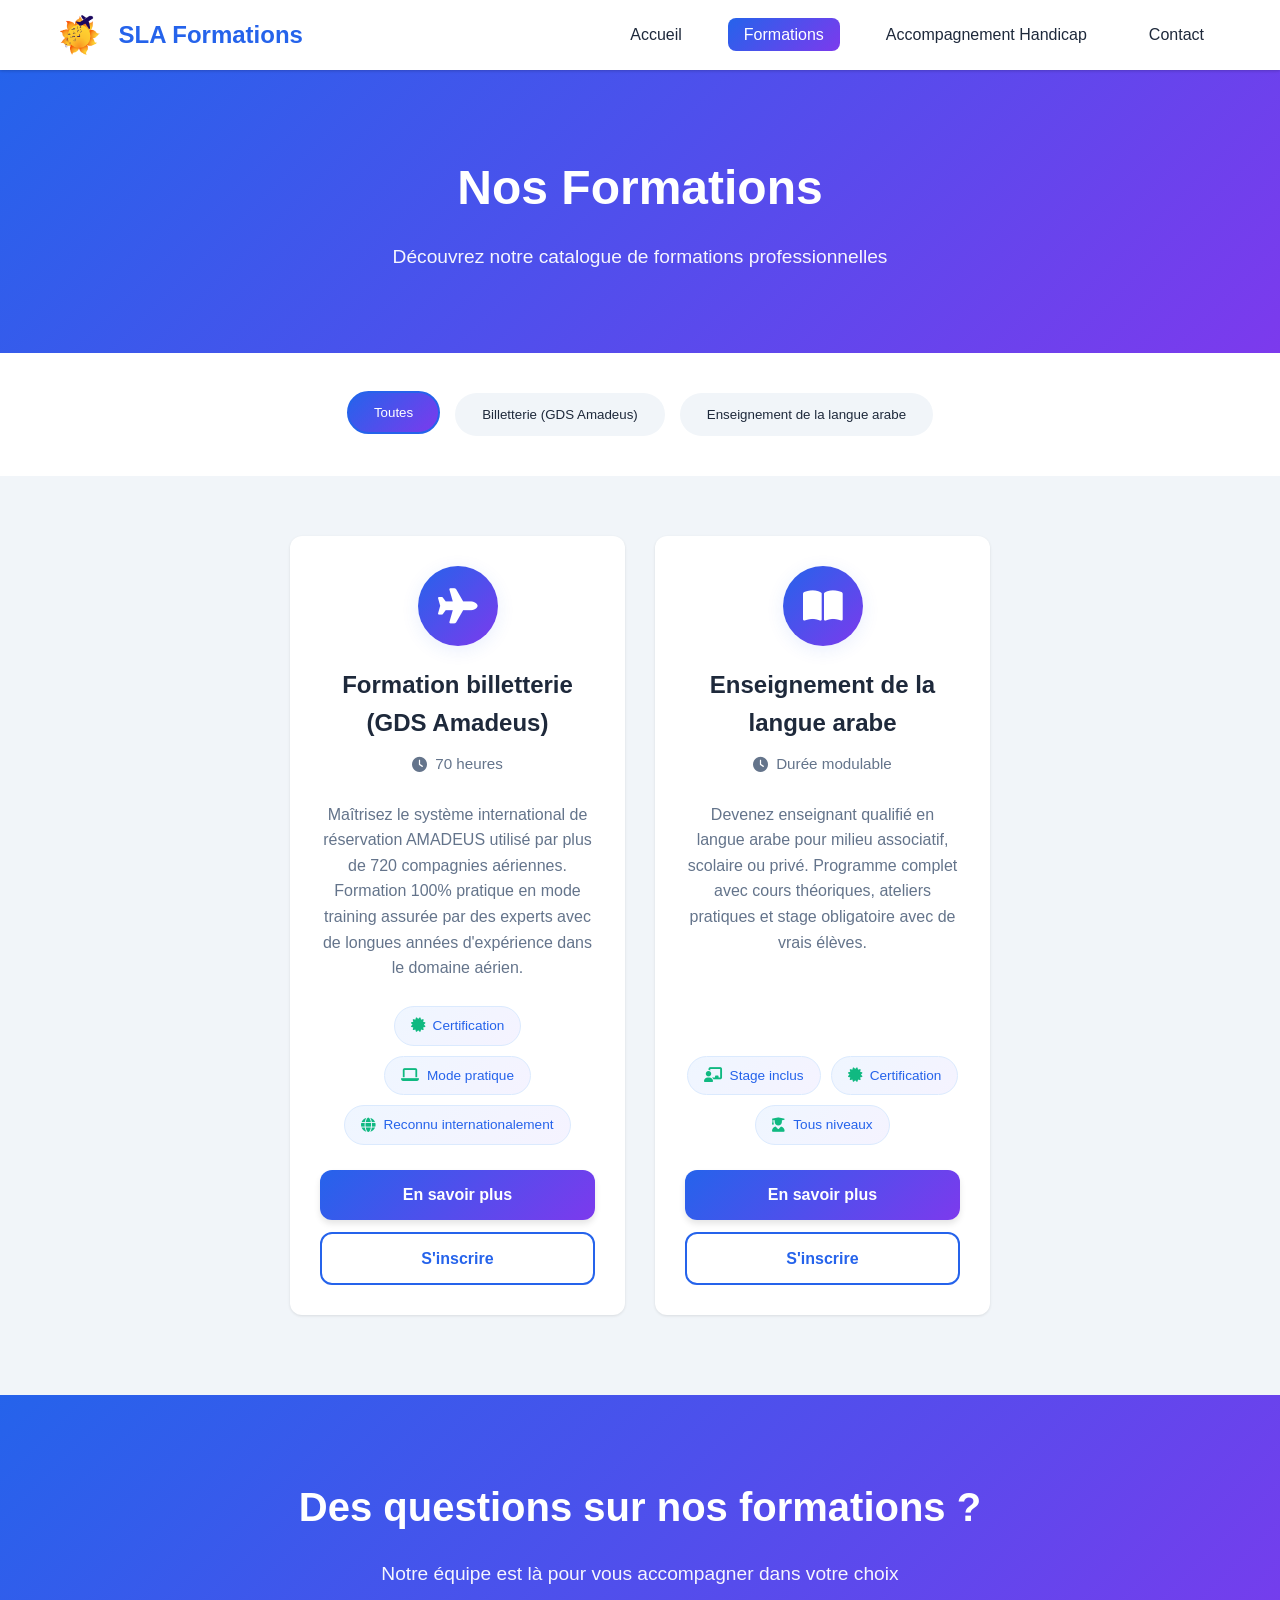
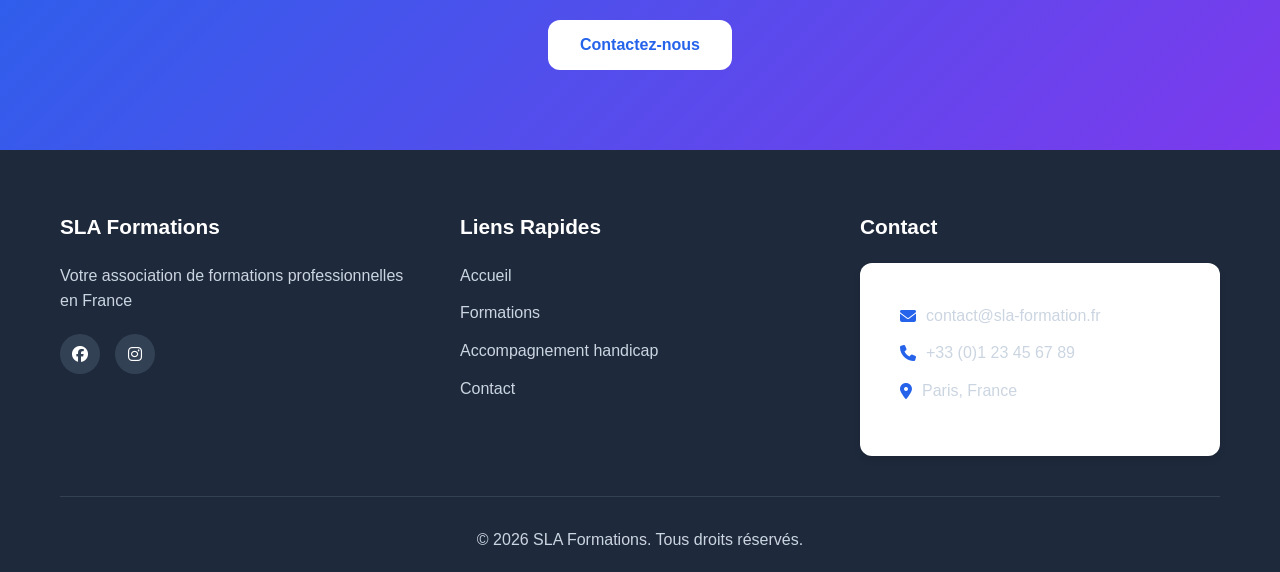
<file: formations.html>
<!DOCTYPE html>
<html lang="fr">
<head>
    <meta charset="UTF-8">
    <meta name="viewport" content="width=device-width, initial-scale=1.0">
    <meta name="description" content="Découvrez nos formations professionnelles - SLA Formations">
    <title>Nos Formations | SLA Formations</title>
    <link rel="stylesheet" href="styles.css">
    <link rel="stylesheet" href="https://cdnjs.cloudflare.com/ajax/libs/font-awesome/6.4.0/css/all.min.css">
</head>
<body>
    <!-- En-tête et Navigation -->
    <header>
        <nav class="navbar">
            <div class="container">
                <div class="logo">
                    <img src="images/sla_logo.png" alt="Logo SLA" style="height:40px; vertical-align:middle; margin-right:8px;">
                    <span>SLA Formations</span>
                </div>
                <button class="menu-toggle" id="menuToggle" aria-label="Menu">
                    <span></span>
                    <span></span>
                    <span></span>
                </button>
                <ul class="nav-menu" id="navMenu">
                    <li><a href="index.html">Accueil</a></li>
                    <li><a href="formations.html" class="active">Formations</a></li>
                    <li><a href="accompagnement-handicap.html">Accompagnement Handicap</a></li>
                    <li><a href="contact.html">Contact</a></li>
                </ul>
            </div>
        </nav>
    </header>

    <!-- En-tête de page -->
    <section class="page-header">
        <div class="container">
            <h1>Nos Formations</h1>
            <p>Découvrez notre catalogue de formations professionnelles</p>
        </div>
    </section>

    <!-- Filtres de formations -->
    <section class="formations-filters">
        <div class="container">
            <div class="filters">
                <button class="filter-btn active" data-category="all">Toutes</button>
                <button class="filter-btn" data-category="amadeus">Billetterie (GDS Amadeus)</button>
                <button class="filter-btn" data-category="arabe">Enseignement de la langue arabe</button>
            </div>
        </div>
    </section>

    <!-- Catalogue des formations -->
    <section class="formations-catalog">
        <div class="container">
            <div class="formations-grid">
                <!-- Formation Billetterie Amadeus -->
                <div class="formation-card" id="amadeus" data-category="amadeus">
                    <div class="formation-badge">
                        <i class="fas fa-plane"></i>
                    </div>
                    <h3>Formation billetterie (GDS Amadeus)</h3>
                    <p class="formation-duration"><i class="fas fa-clock"></i> 70 heures</p>
                    <p class="formation-description">
                        Maîtrisez le système international de réservation AMADEUS utilisé par plus de 720 compagnies aériennes. Formation 100% pratique en mode training assurée par des experts avec de longues années d'expérience dans le domaine aérien.
                    </p>
                    <div class="formation-highlights">
                        <span class="highlight-tag"><i class="fas fa-certificate"></i> Certification</span>
                        <span class="highlight-tag"><i class="fas fa-laptop"></i> Mode pratique</span>
                        <span class="highlight-tag"><i class="fas fa-globe"></i> Reconnu internationalement</span>
                    </div>
                    <div class="formation-actions">
                        <a href="formation-amadeus.html" class="btn btn-primary">En savoir plus</a>
                        <a href="contact.html" class="btn btn-secondary">S'inscrire</a>
                    </div>
                </div>

                <!-- Formation Enseignement de la langue arabe -->
                <div class="formation-card" id="arabe" data-category="arabe">
                    <div class="formation-badge">
                        <i class="fas fa-book-open"></i>
                    </div>
                    <h3>Enseignement de la langue arabe</h3>
                    <p class="formation-duration"><i class="fas fa-clock"></i> Durée modulable</p>
                    <p class="formation-description">
                        Devenez enseignant qualifié en langue arabe pour milieu associatif, scolaire ou privé. Programme complet avec cours théoriques, ateliers pratiques et stage obligatoire avec de vrais élèves.
                    </p>
                    <div class="formation-highlights">
                        <span class="highlight-tag"><i class="fas fa-chalkboard-teacher"></i> Stage inclus</span>
                        <span class="highlight-tag"><i class="fas fa-certificate"></i> Certification</span>
                        <span class="highlight-tag"><i class="fas fa-user-graduate"></i> Tous niveaux</span>
                    </div>
                    <div class="formation-actions">
                        <a href="formation-arabe.html" class="btn btn-primary">En savoir plus</a>
                        <a href="contact.html" class="btn btn-secondary">S'inscrire</a>
                    </div>
                </div>
            </div>
        </div>
    </section>

    <!-- Section CTA -->
    <section class="cta">
        <div class="container">
            <h2>Des questions sur nos formations ?</h2>
            <p>Notre équipe est là pour vous accompagner dans votre choix</p>
            <a href="contact.html" class="btn btn-light">Contactez-nous</a>
        </div>
    </section>

    <!-- Pied de page -->
    <footer>
        <div class="container">
            <div class="footer-content">
                <div class="footer-section">
                    <h3>SLA Formations</h3>
                    <p>Votre association de formations professionnelles en France</p>
                    <div class="social-links">
                        <a href="#" aria-label="Facebook"><i class="fab fa-facebook"></i></a>
                        <a href="#" aria-label="Instagram"><i class="fab fa-instagram"></i></a>
                    </div>
                </div>
                <div class="footer-section">
                    <h3>Liens Rapides</h3>
                    <ul>
                        <li><a href="index.html">Accueil</a></li>
                        <li><a href="formations.html">Formations</a></li>
                        <li><a href="accompagnement-handicap.html">Accompagnement handicap</a></li>
                        <li><a href="contact.html">Contact</a></li>
                    </ul>
                </div>
                <div class="footer-section">
                    <h3>Contact</h3>
                    <ul class="contact-info">
                        <li><i class="fas fa-envelope"></i> contact@sla-formation.fr</li>
                        <li><i class="fas fa-phone"></i> +33 (0)1 23 45 67 89</li>
                        <li><i class="fas fa-map-marker-alt"></i> Paris, France</li>
                    </ul>
                </div>
            </div>
            <div class="footer-bottom">
                <p>&copy; 2026 SLA Formations. Tous droits réservés.</p>
            </div>
        </div>
    </footer>

    <script src="script.js"></script>
</body>
</html>
</file>
<file: styles.css>
/* ===================================
   VARIABLES CSS
   =================================== */
:root {
    --primary-color: #2563eb;
    --secondary-color: #7c3aed;
    --accent-color: #f59e0b;
    --success-color: #10b981;
    --danger-color: #ef4444;
    --dark: #1e293b;
    --dark-light: #334155;
    --gray: #64748b;
    --gray-light: #cbd5e1;
    --light: #f1f5f9;
    --white: #ffffff;
    --gradient: linear-gradient(135deg, var(--primary-color) 0%, var(--secondary-color) 100%);
    --shadow-sm: 0 1px 3px rgba(0,0,0,0.1);
    --shadow-md: 0 4px 6px rgba(0,0,0,0.1);
    --shadow-lg: 0 10px 25px rgba(0,0,0,0.15);
    --transition: all 0.3s ease;
    --border-radius: 12px;
}

/* ===================================
   RESET & BASE
   =================================== */
* {
    margin: 0;
    padding: 0;
    box-sizing: border-box;
}

html {
    scroll-behavior: smooth;
}

body {
    font-family: 'Segoe UI', Tahoma, Geneva, Verdana, sans-serif;
    line-height: 1.6;
    color: var(--dark);
    background-color: var(--white);
    overflow-x: hidden;
}

img {
    max-width: 100%;
    height: auto;
    display: block;
}

a {
    text-decoration: none;
    color: inherit;
    transition: var(--transition);
}

ul {
    list-style: none;
}

button {
    border: none;
    background: none;
    cursor: pointer;
    font-family: inherit;
}

/* ===================================
   UTILITIES
   =================================== */
.container {
    max-width: 1200px;
    margin: 0 auto;
    padding: 0 20px;
}

.btn {
    display: inline-block;
    padding: 12px 32px;
    border-radius: var(--border-radius);
    font-weight: 600;
    text-align: center;
    transition: var(--transition);
    cursor: pointer;
    font-size: 16px;
}

.btn-primary {
    background: var(--gradient);
    color: var(--white);
    box-shadow: var(--shadow-md);
}

.btn-primary:hover {
    transform: translateY(-2px);
    box-shadow: var(--shadow-lg);
}

.btn-secondary {
    background: var(--white);
    color: var(--primary-color);
    border: 2px solid var(--primary-color);
}

.btn-secondary:hover {
    background: var(--primary-color);
    color: var(--white);
}

.btn-light {
    background: var(--white);
    color: var(--primary-color);
}

.btn-light:hover {
    background: var(--light);
}

.section-header {
    text-align: center;
    margin-bottom: 50px;
}

.section-header h2 {
    font-size: 2.5rem;
    color: var(--dark);
    margin-bottom: 10px;
}

.divider {
    width: 80px;
    height: 4px;
    background: var(--gradient);
    margin: 0 auto;
    border-radius: 2px;
}

/* ===================================
   NAVIGATION
   =================================== */
header {
    background: var(--white);
    box-shadow: var(--shadow-sm);
    position: sticky;
    top: 0;
    z-index: 1000;
}

.navbar {
    padding: 15px 0;
}

.navbar .container {
    display: flex;
    justify-content: space-between;
    align-items: center;
}

.logo {
    display: flex;
    align-items: center;
    gap: 10px;
    font-size: 1.5rem;
    font-weight: 700;
    color: var(--primary-color);
}

.logo i {
    font-size: 2rem;
}

.nav-menu {
    display: flex;
    gap: 30px;
    align-items: center;
}

.nav-menu a {
    font-weight: 500;
    color: var(--dark);
    padding: 8px 16px;
    border-radius: 8px;
    transition: var(--transition);
}

.nav-menu a:hover,
.nav-menu a.active {
    background: var(--gradient);
    color: var(--white);
}

.menu-toggle {
    display: none;
    flex-direction: column;
    gap: 5px;
    cursor: pointer;
    padding: 5px;
}

.menu-toggle span {
    width: 25px;
    height: 3px;
    background: var(--dark);
    border-radius: 2px;
    transition: var(--transition);
}

/* ===================================
   HERO SECTION
   =================================== */
.hero {
    background: var(--gradient);
    color: var(--white);
    padding: 120px 0 150px;
    position: relative;
    overflow: hidden;
    min-height: 500px;
    display: flex;
    align-items: center;
}

.hero .container {
    position: relative;
    z-index: 10;
    width: 100%;
}

.hero-content {
    text-align: center;
    position: relative;
    z-index: 10;
}

.hero h1 {
    font-size: 3.5rem;
    margin-bottom: 20px;
    font-weight: 800;
    color: var(--white);
}

.hero-subtitle {
    font-size: 1.3rem;
    margin-bottom: 40px;
    opacity: 0.95;
    color: var(--white);
}

.hero-buttons {
    display: flex;
    gap: 20px;
    justify-content: center;
    flex-wrap: wrap;
}

.hero-wave {
    position: absolute;
    bottom: 0;
    left: 0;
    width: 100%;
    z-index: 1;
    pointer-events: none;
}

.hero-wave svg {
    display: block;
    width: 100%;
    height: auto;
}

/* Animations */
@keyframes fadeIn {
    from {
        opacity: 0;
        transform: translateY(20px);
    }
    to {
        opacity: 1;
        transform: translateY(0);
    }
}

.animate-fade-in {
    animation: fadeIn 0.8s ease-out forwards;
}

.animate-fade-in-delay {
    animation: fadeIn 0.8s ease-out 0.2s both;
}

.animate-fade-in-delay-2 {
    animation: fadeIn 0.8s ease-out 0.4s both;
}

/* ===================================
   ABOUT SECTION
   =================================== */
.about {
    padding: 80px 0;
    background: var(--white);
}

.about-text h3 {
    font-size: 2rem;
    color: var(--dark);
    margin-bottom: 20px;
}

.about-text p {
    font-size: 1.1rem;
    color: var(--gray);
    margin-bottom: 20px;
    line-height: 1.8;
}

.features-grid {
    display: grid;
    grid-template-columns: repeat(auto-fit, minmax(250px, 1fr));
    gap: 30px;
    margin-top: 50px;
}

.feature-card {
    text-align: center;
    padding: 30px;
    border-radius: var(--border-radius);
    background: var(--light);
    transition: var(--transition);
}

.feature-card:hover {
    transform: translateY(-5px);
    box-shadow: var(--shadow-lg);
}

.feature-card i {
    font-size: 3rem;
    color: var(--primary-color);
    margin-bottom: 15px;
}

.feature-card h4 {
    font-size: 1.3rem;
    margin-bottom: 10px;
    color: var(--dark);
}

.feature-card p {
    color: var(--gray);
}
/* ===================================
   TEAM SECTION
   =================================== */
.team {
    padding: 80px 0;
    background: var(--white);
}

.team-grid {
    display: grid;
    grid-template-columns: repeat(auto-fit, minmax(320px, 1fr));
    gap: 40px;
    margin-top: 40px;
}

.team-member {
    background: var(--white);
    border-radius: 16px;
    overflow: hidden;
    box-shadow: 0 4px 18px rgba(37,99,235,0.08);
    transition: transform 0.3s ease, box-shadow 0.3s ease;
    border: 1px solid #e0e7ef;
}

.team-member:hover {
    transform: translateY(-8px);
    box-shadow: 0 12px 40px rgba(37,99,235,0.15);
}

.member-image {
    width: 100%;
    height: 320px;
    overflow: hidden;
    background: linear-gradient(135deg, #e0e7ff 0%, #ddd6fe 100%);
    position: relative;
}

.member-image img {
    width: 100%;
    height: 100%;
    object-fit: cover;
    transition: transform 0.4s ease;
}

.team-member:hover .member-image img {
    transform: scale(1.08);
}

.member-info {
    padding: 28px 24px;
    text-align: center;
}

.member-info h3 {
    font-size: 1.5rem;
    color: var(--dark);
    margin-bottom: 8px;
    font-weight: 700;
}

.member-role {
    color: var(--primary-color);
    font-weight: 600;
    font-size: 1rem;
    margin-bottom: 15px;
    text-transform: uppercase;
    letter-spacing: 0.5px;
}

.member-bio {
    color: var(--gray);
    line-height: 1.7;
    margin-bottom: 20px;
    font-size: 0.95rem;
}

.member-specialties {
    display: flex;
    flex-wrap: wrap;
    gap: 10px;
    justify-content: center;
    margin-top: 20px;
}

.specialty-tag {
    display: inline-flex;
    align-items: center;
    gap: 6px;
    background: linear-gradient(135deg, #eff6ff 0%, #f5f3ff 100%);
    color: var(--primary-color);
    padding: 8px 16px;
    border-radius: 20px;
    font-size: 0.85rem;
    font-weight: 500;
    border: 1px solid #dbeafe;
    transition: all 0.3s ease;
}

.specialty-tag:hover {
    background: linear-gradient(135deg, var(--primary-color) 0%, var(--secondary-color) 100%);
    color: var(--white);
    border-color: var(--primary-color);
    transform: translateY(-2px);
    box-shadow: 0 4px 12px rgba(37,99,235,0.2);
}

.specialty-tag i {
    font-size: 0.9rem;
}

/* ===================================
   VALUES SECTION
   =================================== */
.values {
    padding: 80px 0;
    background: var(--light);
}

.values-grid {
    display: grid;
    grid-template-columns: repeat(auto-fit, minmax(300px, 1fr));
    gap: 40px;
}

.value-item {
    text-align: center;
    background: #fff;
    border-radius: 16px;
    box-shadow: 0 4px 18px rgba(37,99,235,0.08), 0 1.5px 4px rgba(124,58,237,0.06);
    padding: 32px 24px 28px 24px;
    transition: box-shadow 0.25s, transform 0.25s;
    border: 1.5px solid #e0e7ef;
}

@keyframes valueCardFadeIn {
    to {
        opacity: 1;
        transform: translateY(0);
    }
}

.value-item:hover {
    box-shadow: 0 8px 32px rgba(37,99,235,0.13), 0 2px 8px rgba(124,58,237,0.10);
    transform: translateY(-4px) scale(1.025);
    border-color: #c7d2fe;
}

.value-item:hover {
    box-shadow: 0 8px 32px rgba(37,99,235,0.13), 0 2px 8px rgba(124,58,237,0.10);
    transform: translateY(-4px) scale(1.025);
    border-color: #c7d2fe;
}

.value-icon {
    width: 80px;
    height: 80px;
    background: var(--gradient);
    color: var(--white);
    border-radius: 50%;
    display: flex;
    align-items: center;
    justify-content: center;
    margin: 0 auto 20px;
    font-size: 2rem;
}

.value-item h3 {
    font-size: 1.5rem;
    margin-bottom: 15px;
    color: var(--dark);
}

.value-item p {
    color: var(--gray);
    line-height: 1.7;
}

/* ===================================
   CTA SECTION
   =================================== */
.cta {
    padding: 80px 0;
    background: var(--gradient);
    color: var(--white);
    text-align: center;
}

.cta h2 {
    font-size: 2.5rem;
    margin-bottom: 20px;
}

.cta p {
    font-size: 1.2rem;
    margin-bottom: 30px;
    opacity: 0.95;
}

/* ===================================
   PAGE HEADER
   =================================== */
.page-header {
    background: var(--gradient);
    color: var(--white);
    padding: 80px 0;
    text-align: center;
}

.page-header h1 {
    font-size: 3rem;
    margin-bottom: 15px;
}

.page-header p {
    font-size: 1.2rem;
    opacity: 0.95;
}

/* ===================================
   FORMATIONS FILTERS
   =================================== */
.formations-filters {
    padding: 40px 0;
    background: var(--white);
}

.filters {
    display: flex;
    gap: 15px;
    justify-content: center;
    flex-wrap: wrap;
    align-items: center;
}

.filter-btn {
    padding: 12px 25px;
    border-radius: 25px;
    background: var(--light);
    color: var(--dark);
    font-weight: 500;
    transition: var(--transition);
    border: 2px solid transparent;
    white-space: nowrap;
    height: fit-content;
    display: inline-flex;
    align-items: center;
    justify-content: center;
}

.filter-btn:hover,
.filter-btn.active {
    background: var(--gradient);
    color: var(--white);
    transform: translateY(-2px);
    border-color: var(--primary-color);
}

/* ===================================
   FORMATIONS CATALOG
   =================================== */
.formations-catalog {
    padding: 60px 0 80px;
    background: var(--light);
}

.formations-grid {
    display: grid;
    grid-template-columns: repeat(auto-fit, minmax(320px, 1fr));
    gap: 30px;
    justify-content: center;
    max-width: 700px;
    margin: 0 auto;
}

.formation-card {
    background: var(--white);
    border-radius: var(--border-radius);
    padding: 30px;
    box-shadow: var(--shadow-sm);
    transition: var(--transition);
    display: flex;
    flex-direction: column;
}

.formation-card:hover {
    transform: translateY(-5px);
    box-shadow: var(--shadow-lg);
}

.formation-badge {
    width: 80px;
    height: 80px;
    background: var(--gradient);
    color: var(--white);
    border-radius: 50%;
    display: flex;
    align-items: center;
    justify-content: center;
    font-size: 2.2rem;
    margin: 0 auto 20px auto;
    box-shadow: 0 4px 18px rgba(37,99,235,0.10);
    text-align: center;
}

.formation-card h3 {
    text-align: center;
    font-size: 1.5rem;
    margin-bottom: 10px;
    color: var(--dark);
}

.formation-duration {
    color: var(--gray);
    font-size: 0.95rem;
    margin-bottom: 15px;
    display: flex;
    align-items: center;
    justify-content: center;
    gap: 8px;
}

.formation-short-desc {
    text-align: center;
    color: var(--dark-light);
    line-height: 1.7;
    margin-bottom: 25px;
    font-size: 0.98rem;
    flex-grow: 1;
}

.formation-description {
    color: var(--gray);
    margin-bottom: 20px;
    line-height: 1.6;
    flex-grow: 1;
    text-align: center;
}

.formation-highlights {
    margin-bottom: 25px;
    display: flex;
    flex-wrap: wrap;
    gap: 10px;
    justify-content: center;
    min-height: 60px;
    align-items: flex-start;
}

.formation-highlights li {
    color: var(--gray);
    margin-bottom: 8px;
    display: flex;
    align-items: center;
    gap: 10px;
}

.formation-highlights i {
    color: var(--success-color);
}

.highlight-tag {
    display: inline-flex;
    align-items: center;
    gap: 8px;
    background: linear-gradient(135deg, #eff6ff 0%, #f5f3ff 100%);
    color: var(--primary-color);
    padding: 8px 16px;
    border-radius: 20px;
    font-size: 0.85rem;
    font-weight: 500;
    border: 1px solid #dbeafe;
    transition: all 0.3s ease;
}

.highlight-tag:hover {
    background: linear-gradient(135deg, var(--primary-color) 0%, var(--secondary-color) 100%);
    color: var(--white);
    border-color: var(--primary-color);
    transform: translateY(-2px);
    box-shadow: 0 4px 12px rgba(37,99,235,0.2);
}

.highlight-tag i {
    font-size: 0.9rem;
}

.formation-actions {
    display: flex;
    gap: 12px;
    justify-content: center;
    margin-top: auto;
    flex-wrap: wrap;
}

.formation-actions .btn {
    flex: 1;
    min-width: 140px;
}

.formation-card p{
    text-align: center;
    margin-bottom: 25px;
}

/* ===================================
   CONTACT SECTION
   =================================== */
.contact-section {
    padding: 60px 0 80px;
    background: var(--light);
}

.contact-wrapper {
    display: grid;
    grid-template-columns: 1fr 1.5fr;
    gap: 50px;
    align-items: start;
}

.contact-info {
    background: var(--white);
    padding: 40px;
    border-radius: var(--border-radius);
    box-shadow: var(--shadow-md);
}

.contact-info h2 {
    font-size: 2rem;
    margin-bottom: 15px;
    color: var(--dark);
}

.contact-info > p {
    color: var(--gray);
    margin-bottom: 30px;
}

.contact-item {
    display: flex;
    gap: 20px;
    margin-bottom: 30px;
}

.contact-icon {
    width: 50px;
    height: 50px;
    background: var(--gradient);
    color: var(--white) !important;
    border-radius: 50%;
    display: flex;
    align-items: center;
    justify-content: center;
    flex-shrink: 0;
}

.contact-icon i,
.contact-icon svg {
    color: var(--white) !important;
}

.contact-details h3 {
    font-size: 1.1rem;
    margin-bottom: 8px;
    color: var(--dark);
}

.contact-details p {
    color: var(--gray);
    line-height: 1.6;
}

.social-media {
    margin-top: 40px;
}

.social-media h3 {
    margin-bottom: 15px;
    color: var(--dark);
}

.social-links-large {
    display: flex;
    gap: 15px;
}

.social-links-large a {
    flex-direction: column;
    width: 60px;
    height: 60px;
    background: var(--gradient);
    color: var(--white);
    border-radius: 50%;
    display: flex;
    align-items: center;
    justify-content: center;
    font-size: 1.5rem;
    transition: var(--transition);
    position: relative;
    text-align: center;
    gap: 2px;
    padding: 0;
    border: none;
    outline: none;
}

.social-links-large a i {
    color: var(--white) !important;
}
.social-links-large a:visited i {
    color: var(--white) !important;
}
.social-links-large a:hover i {
    color: var(--white) !important;
}

.social-links-large a:hover {
    transform: translateY(-3px) scale(1.08);
    box-shadow: var(--shadow-md);
    background: var(--secondary-color);
}

.social-label {
    display: block;
    font-size: 0.7rem;
    color: var(--white);
    margin-top: 2px;
    font-weight: 500;
    letter-spacing: 0.01em;
    text-shadow: 0 1px 2px rgba(30,41,59,0.18);
    pointer-events: none;
}

/* ===================================
   CONTACT FORM
   =================================== */
.contact-form-wrapper {
    background: var(--white);
    padding: 40px;
    border-radius: var(--border-radius);
    box-shadow: var(--shadow-md);
}

.contact-form-wrapper h2 {
    font-size: 2rem;
    margin-bottom: 30px;
    color: var(--dark);
}

.contact-form {
    display: flex;
    flex-direction: column;
    gap: 20px;
}

.form-group {
    display: flex;
    flex-direction: column;
}

.form-group label {
    margin-bottom: 8px;
    font-weight: 500;
    color: var(--dark);
}

.required {
    color: var(--danger-color);
}

.form-group input,
.form-group select,
.form-group textarea {
    padding: 12px 15px;
    border: 2px solid var(--gray-light);
    border-radius: 8px;
    font-family: inherit;
    font-size: 1rem;
    transition: var(--transition);
}

.form-group input:focus,
.form-group select:focus,
.form-group textarea:focus {
    outline: none;
    border-color: var(--primary-color);
    box-shadow: 0 0 0 3px rgba(37, 99, 235, 0.1);
}

.form-group textarea {
    resize: vertical;
    min-height: 120px;
}

.checkbox-group {
    flex-direction: row;
    align-items: flex-start;
    gap: 10px;
}

.checkbox-group input[type="checkbox"] {
    width: 20px;
    height: 20px;
    margin-top: 2px;
    cursor: pointer;
}

.checkbox-group label {
    margin-bottom: 0;
    font-weight: 400;
    flex: 1;
}

.form-message {
    padding: 15px;
    border-radius: 8px;
    margin-top: 15px;
    display: none;
    font-weight: 500;
}

.form-message.success {
    background: #d1fae5;
    color: #065f46;
    border: 1px solid #10b981;
    display: block;
}

.form-message.error {
    background: #fee2e2;
    color: #991b1b;
    border: 1px solid #ef4444;
    display: block;
}

/* ===================================
   MAP SECTION
   =================================== */
.map-section {
    padding: 60px 0 80px;
    background: var(--white);
}

.map-section h2 {
    text-align: center;
    font-size: 2.5rem;
    margin-bottom: 40px;
    color: var(--dark);
}

.map-placeholder {
    background: var(--light);
    padding: 80px 40px;
    border-radius: var(--border-radius);
    text-align: center;
}

.map-placeholder i {
    font-size: 4rem;
    color: var(--primary-color);
    margin-bottom: 20px;
}

.map-placeholder p {
    font-size: 1.2rem;
    color: var(--gray);
    margin-bottom: 10px;
}

.map-placeholder small {
    color: var(--gray);
}

/* ===================================
   FOOTER
   =================================== */
footer {
    background: var(--dark);
    color: var(--white);
    padding: 60px 0 20px;
}

.footer-content {
    display: grid;
    grid-template-columns: repeat(auto-fit, minmax(250px, 1fr));
    gap: 40px;
    margin-bottom: 40px;
}

.footer-section h3 {
    margin-bottom: 20px;
    font-size: 1.3rem;
}

.footer-section p {
    color: var(--gray-light);
    line-height: 1.6;
    margin-bottom: 20px;
}

.footer-section ul li {
    margin-bottom: 12px;
}

.footer-section ul li a {
    color: var(--gray-light);
    transition: var(--transition);
}

.footer-section ul li a:hover {
    color: var(--white);
    padding-left: 5px;
}

.contact-info li {
    display: flex;
    align-items: center;
    gap: 10px;
    color: var(--gray-light);
}

.contact-info i {
    color: var(--primary-color);
}

.social-links {
    display: flex;
    gap: 15px;
}

.social-links a {
    width: 40px;
    height: 40px;
    background: var(--dark-light);
    border-radius: 50%;
    display: flex;
    align-items: center;
    justify-content: center;
    transition: var(--transition);
}

.social-links a:hover {
    background: var(--primary-color);
    transform: translateY(-3px);
}

.footer-bottom {
    border-top: 1px solid var(--dark-light);
    padding-top: 30px;
    text-align: center;
    color: var(--gray-light);
}

/* ===================================
   RESPONSIVE DESIGN
   =================================== */

/* Large Screens */
@media (min-width: 1400px) {
    .hero {
        padding: 150px 0 180px;
        min-height: 600px;
    }

    .hero h1 {
        font-size: 4rem;
    }

    .hero-subtitle {
        font-size: 1.5rem;
    }
}

/* Tablets */
@media (max-width: 768px) {
    .hero h1 {
        font-size: 2.5rem;
    }

    .hero-subtitle {
        font-size: 1.1rem;
    }

    .section-header h2 {
        font-size: 2rem;
    }

    .page-header h1 {
        font-size: 2.2rem;
    }

    .contact-wrapper {
        grid-template-columns: 1fr;
    }

    .nav-menu {
        position: fixed;
        top: 70px;
        right: -100%;
        width: 100%;
        max-width: 300px;
        background: var(--white);
        flex-direction: column;
        padding: 30px;
        box-shadow: var(--shadow-lg);
        transition: var(--transition);
        height: calc(100vh - 70px);
        align-items: flex-start;
    }

    .nav-menu.active {
        right: 0;
    }

    .menu-toggle {
        display: flex;
    }

    .menu-toggle.active span:nth-child(1) {
        transform: rotate(45deg) translate(7px, 7px);
    }

    .menu-toggle.active span:nth-child(2) {
        opacity: 0;
    }

    .menu-toggle.active span:nth-child(3) {
        transform: rotate(-45deg) translate(7px, -7px);
    }

    .features-grid,
    .formations-grid,
    .team-grid {
        grid-template-columns: 1fr;
    }

    .hero-buttons {
        flex-direction: column;
        align-items: center;
    }

    .filters {
        justify-content: flex-start;
        overflow-x: auto;
        padding-bottom: 10px;
    }

    .filter-btn {
        white-space: nowrap;
    }
}

/* Mobile */
@media (max-width: 480px) {
    .hero {
        padding: 80px 0 60px;
    }

    .hero h1 {
        font-size: 2rem;
    }

    .hero-subtitle {
        font-size: 1rem;
    }

    .btn {
        padding: 10px 24px;
        font-size: 14px;
    }

    .about,
    .values,
    .team,
    .cta,
    .formations-catalog,
    .contact-section,
    .map-section {
        padding: 40px 0;
    }

    .section-header h2 {
        font-size: 1.8rem;
    }

    .feature-card,
    .contact-info,
    .contact-form-wrapper {
        padding: 25px;
    }

    .logo {
        font-size: 1.2rem;
    }

    .logo i {
        font-size: 1.5rem;
    }

    .footer-content {
        grid-template-columns: 1fr;
        gap: 30px;
    }
}

/* ===================================
   FORMATION DETAIL PAGE
   =================================== */
.formation-detail {
    padding: 60px 0;
    background: var(--light);
}

.formation-content {
    display: grid;
    grid-template-columns: 350px 1fr;
    gap: 40px;
    align-items: start;
}

/* Sidebar */
.formation-sidebar {
    position: sticky;
    top: 100px;
    display: flex;
    flex-direction: column;
    gap: 25px;
}

.info-card {
    background: var(--white);
    border-radius: 16px;
    padding: 28px;
    box-shadow: 0 4px 18px rgba(37,99,235,0.08);
    border: 1px solid #e0e7ef;
}

.info-card h3 {
    font-size: 1.3rem;
    color: var(--dark);
    margin-bottom: 20px;
    display: flex;
    align-items: center;
    gap: 10px;
}

.info-card h3 i {
    color: var(--primary-color);
}

.info-list {
    list-style: none;
    display: flex;
    flex-direction: column;
    gap: 18px;
}

.info-list li {
    display: flex;
    gap: 15px;
    align-items: flex-start;
}

.info-list li i {
    color: var(--primary-color);
    font-size: 1.3rem;
    margin-top: 2px;
    min-width: 24px;
}

.info-list li div {
    flex: 1;
}

.info-list li strong {
    display: block;
    color: var(--dark);
    font-size: 0.95rem;
    margin-bottom: 4px;
}

.info-list li span {
    color: var(--gray);
    font-size: 0.95rem;
}

.highlight-card {
    background: linear-gradient(135deg, #eff6ff 0%, #f5f3ff 100%);
    border-color: #c7d2fe;
}

.included-list {
    list-style: none;
    display: flex;
    flex-direction: column;
    gap: 12px;
}

.included-list li {
    display: flex;
    align-items: center;
    gap: 12px;
    color: var(--dark);
    font-weight: 500;
}

.included-list li i {
    color: var(--success-color);
    font-size: 1.1rem;
}

.cta-card {
    background: var(--gradient);
    color: var(--white);
    border-radius: 16px;
    padding: 28px;
    text-align: center;
}

.cta-card h3 {
    font-size: 1.4rem;
    margin-bottom: 12px;
}

.cta-card p {
    margin-bottom: 20px;
    opacity: 0.95;
}

.btn-block {
    width: 100%;
    display: block;
}

.btn-large {
    padding: 16px 40px;
    font-size: 1.05rem;
}

/* Main Content */
.formation-main {
    background: var(--white);
    border-radius: 16px;
    padding: 40px;
    box-shadow: 0 4px 18px rgba(37,99,235,0.08);
}

.content-section {
    margin-bottom: 50px;
}

.content-section:last-child {
    margin-bottom: 0;
}

.content-section h2 {
    font-size: 2rem;
    color: var(--dark);
    margin-bottom: 20px;
    display: flex;
    align-items: center;
    gap: 12px;
}

.content-section h2 i {
    color: var(--primary-color);
    font-size: 1.8rem;
}

.lead {
    font-size: 1.15rem;
    line-height: 1.8;
    color: var(--dark-light);
    font-weight: 500;
}

.content-section p {
    line-height: 1.8;
    color: var(--gray);
    margin-bottom: 15px;
}

/* Amadeus Stats */
.amadeus-stats {
    display: grid;
    grid-template-columns: repeat(auto-fit, minmax(150px, 1fr));
    gap: 25px;
    margin: 30px 0;
}

.stat-item {
    text-align: center;
    padding: 25px 15px;
    background: linear-gradient(135deg, #eff6ff 0%, #f5f3ff 100%);
    border-radius: 12px;
    border: 1px solid #dbeafe;
    transition: transform 0.3s ease;
}

.stat-item:hover {
    transform: translateY(-5px);
}

.stat-icon {
    font-size: 2.5rem;
    color: var(--primary-color);
    margin-bottom: 12px;
}

.stat-number {
    font-size: 2rem;
    font-weight: 800;
    color: var(--dark);
    margin-bottom: 8px;
}

.stat-label {
    color: var(--gray);
    font-size: 0.9rem;
    font-weight: 500;
}

.highlight-text {
    background: linear-gradient(135deg, #eff6ff 0%, #f5f3ff 100%);
    border-left: 4px solid var(--primary-color);
    padding: 20px 25px;
    border-radius: 8px;
    font-style: italic;
    color: var(--dark-light);
    margin: 25px 0;
    font-size: 1.05rem;
}

.highlight-text i {
    color: var(--primary-color);
    font-size: 0.8rem;
}

/* Program List */
.program-list {
    list-style: none;
    margin: 20px 0;
}

.program-list li {
    display: flex;
    align-items: flex-start;
    gap: 12px;
    margin-bottom: 12px;
    color: var(--dark-light);
}

.program-list li i {
    color: var(--success-color);
    margin-top: 4px;
    font-size: 1.1rem;
}

.info-box {
    background: #fef3c7;
    border-left: 4px solid #f59e0b;
    padding: 20px 25px;
    border-radius: 8px;
    margin: 25px 0;
    display: flex;
    gap: 15px;
}

.info-box i {
    color: #f59e0b;
    font-size: 1.5rem;
    margin-top: 2px;
}

.info-box p {
    margin: 0;
    color: var(--dark-light);
}

/* Career Box */
.career-box {
    background: linear-gradient(135deg, #eff6ff 0%, #f5f3ff 100%);
    border-radius: 12px;
    padding: 30px;
    border: 2px solid #c7d2fe;
}

.career-box h3 {
    color: var(--primary-color);
    font-size: 1.4rem;
    margin-bottom: 15px;
}

.career-box p {
    margin: 0;
    color: var(--dark-light);
    font-size: 1.05rem;
}

/* Objectives Grid */
.objectives-grid {
    display: grid;
    grid-template-columns: repeat(auto-fit, minmax(220px, 1fr));
    gap: 25px;
    margin-top: 30px;
}

.objective-card {
    background: var(--white);
    border: 2px solid #e0e7ef;
    border-radius: 12px;
    padding: 25px;
    text-align: center;
    transition: all 0.3s ease;
}

.objective-card:hover {
    border-color: var(--primary-color);
    box-shadow: 0 8px 24px rgba(37,99,235,0.12);
    transform: translateY(-5px);
}

.objective-card i {
    font-size: 2.5rem;
    color: var(--primary-color);
    margin-bottom: 15px;
}

.objective-card h4 {
    color: var(--dark);
    font-size: 1.1rem;
    margin-bottom: 10px;
}

.objective-card p {
    margin: 0;
    font-size: 0.9rem;
    color: var(--gray);
}

/* Audience Grid */
.audience-grid {
    display: grid;
    grid-template-columns: repeat(auto-fit, minmax(200px, 1fr));
    gap: 20px;
    margin-top: 25px;
}

.audience-item {
    display: flex;
    align-items: center;
    gap: 15px;
    background: linear-gradient(135deg, #eff6ff 0%, #f5f3ff 100%);
    padding: 20px;
    border-radius: 12px;
    border: 1px solid #dbeafe;
    font-weight: 500;
    color: var(--dark);
    transition: transform 0.3s ease;
}

.audience-item:hover {
    transform: translateX(5px);
}

.audience-item i {
    font-size: 2rem;
    color: var(--primary-color);
}

/* Process Steps */
.process-steps {
    display: flex;
    flex-direction: column;
    gap: 25px;
    margin-top: 30px;
}

.step {
    display: flex;
    gap: 20px;
    align-items: flex-start;
}

.step-number {
    min-width: 50px;
    height: 50px;
    background: var(--gradient);
    color: var(--white);
    border-radius: 50%;
    display: flex;
    align-items: center;
    justify-content: center;
    font-size: 1.5rem;
    font-weight: 800;
    flex-shrink: 0;
}

.step-content {
    flex: 1;
    padding-top: 5px;
}

.step-content h4 {
    color: var(--dark);
    font-size: 1.2rem;
    margin-bottom: 8px;
}

.step-content p {
    margin: 0;
    color: var(--gray);
}

/* Final CTA */
.cta-section {
    margin-top: 60px;
    padding-top: 50px;
    border-top: 2px solid var(--gray-light);
}

.final-cta {
    text-align: center;
    background: var(--gradient);
    color: var(--white);
    padding: 50px 40px;
    border-radius: 16px;
}

.final-cta h2 {
    color: var(--white);
    font-size: 2.2rem;
    margin-bottom: 15px;
}

.final-cta p {
    font-size: 1.15rem;
    margin-bottom: 35px;
    color: var(--white);
    opacity: 0.95;
}

.cta-buttons {
    display: flex;
    gap: 20px;
    justify-content: center;
    flex-wrap: wrap;
}

.cta-buttons .btn {
    min-width: 220px;
}

/* Program Modules Grid */
.program-modules {
    display: grid;
    grid-template-columns: repeat(auto-fit, minmax(280px, 1fr));
    gap: 25px;
    margin-top: 30px;
}

.module-card {
    background: linear-gradient(135deg, #eff6ff 0%, #f5f3ff 100%);
    border: 2px solid #dbeafe;
    border-radius: 12px;
    padding: 30px 25px;
    transition: all 0.3s ease;
}

.module-card:hover {
    transform: translateY(-5px);
    box-shadow: 0 8px 24px rgba(37,99,235,0.12);
    border-color: var(--primary-color);
}

.module-icon {
    width: 60px;
    height: 60px;
    background: var(--gradient);
    color: var(--white);
    border-radius: 12px;
    display: flex;
    align-items: center;
    justify-content: center;
    font-size: 1.8rem;
    margin-bottom: 20px;
}

.module-card h3 {
    color: var(--dark);
    font-size: 1.3rem;
    margin-bottom: 15px;
}

.module-card ul {
    list-style: none;
    padding: 0;
}

.module-card ul li {
    color: var(--dark-light);
    padding: 8px 0;
    padding-left: 25px;
    position: relative;
    font-size: 0.95rem;
}

.module-card ul li::before {
    content: "→";
    position: absolute;
    left: 0;
    color: var(--primary-color);
    font-weight: bold;
}

/* Arabic Stats (similar to Amadeus stats) */
.arabic-stats {
    display: grid;
    grid-template-columns: repeat(auto-fit, minmax(150px, 1fr));
    gap: 25px;
    margin: 30px 0;
}

/* Careers Grid */
.careers-grid {
    display: grid;
    grid-template-columns: repeat(auto-fit, minmax(250px, 1fr));
    gap: 25px;
    margin-top: 30px;
}

.career-item {
    background: var(--white);
    border: 2px solid #e0e7ef;
    border-radius: 12px;
    padding: 25px;
    text-align: center;
    transition: all 0.3s ease;
}

.career-item:hover {
    border-color: var(--primary-color);
    box-shadow: 0 8px 24px rgba(37,99,235,0.12);
    transform: translateY(-5px);
}

.career-item i {
    font-size: 2.5rem;
    color: var(--primary-color);
    margin-bottom: 15px;
}

.career-item h4 {
    color: var(--dark);
    font-size: 1.1rem;
    margin-bottom: 8px;
    font-weight: 600;
}

.career-item p {
    margin: 0;
    font-size: 0.9rem;
    color: var(--gray);
}

/* Modalities Container */
.modalities-container {
    display: flex;
    flex-direction: column;
    gap: 25px;
    margin-top: 30px;
}

.modality-box {
    background: var(--white);
    border: 2px solid #e0e7ef;
    border-radius: 12px;
    padding: 28px;
    transition: all 0.3s ease;
}

.modality-box:hover {
    border-color: var(--primary-color);
    box-shadow: 0 4px 18px rgba(37,99,235,0.1);
}

.modality-header {
    display: flex;
    align-items: center;
    gap: 15px;
    margin-bottom: 15px;
}

.modality-header i {
    font-size: 2rem;
    color: var(--primary-color);
}

.modality-header h3 {
    font-size: 1.3rem;
    color: var(--dark);
    margin: 0;
}

.modality-box p {
    margin: 0;
    color: var(--dark-light);
    line-height: 1.7;
}

.format-list {
    list-style: none;
    padding: 0;
    margin: 0;
}

.format-list li {
    display: flex;
    align-items: center;
    gap: 12px;
    padding: 12px 0;
    color: var(--dark-light);
    border-bottom: 1px solid #e0e7ef;
}

.format-list li:last-child {
    border-bottom: none;
}

.format-list li i {
    color: var(--primary-color);
    font-size: 1.2rem;
    min-width: 24px;
}

/* Responsive for Formation Detail */
@media (max-width: 992px) {
    .formation-content {
        grid-template-columns: 1fr;
    }

    .formation-sidebar {
        position: static;
        order: 2;
    }

    .formation-main {
        order: 1;
    }

    .amadeus-stats,
    .arabic-stats {
        grid-template-columns: repeat(2, 1fr);
    }

    .objectives-grid {
        grid-template-columns: repeat(2, 1fr);
    }

    .program-modules,
    .careers-grid {
        grid-template-columns: 1fr;
    }
}

@media (max-width: 640px) {
    .formation-main {
        padding: 25px;
    }

    .content-section h2 {
        font-size: 1.5rem;
    }

    .amadeus-stats,
    .arabic-stats,
    .objectives-grid,
    .audience-grid,
    .careers-grid {
        grid-template-columns: 1fr;
    }

    .cta-buttons {
        flex-direction: column;
    }

    .cta-buttons .btn {
        width: 100%;
    }

    .final-cta {
        padding: 35px 25px;
    }

    .final-cta h2 {
        font-size: 1.7rem;
    }

    .program-modules {
        grid-template-columns: 1fr;
    }

    .modality-header {
        flex-direction: column;
        align-items: flex-start;
        gap: 10px;
    }
}

/* Hide formations by category */
.formation-card.hidden {
    display: none;
}
</file>
